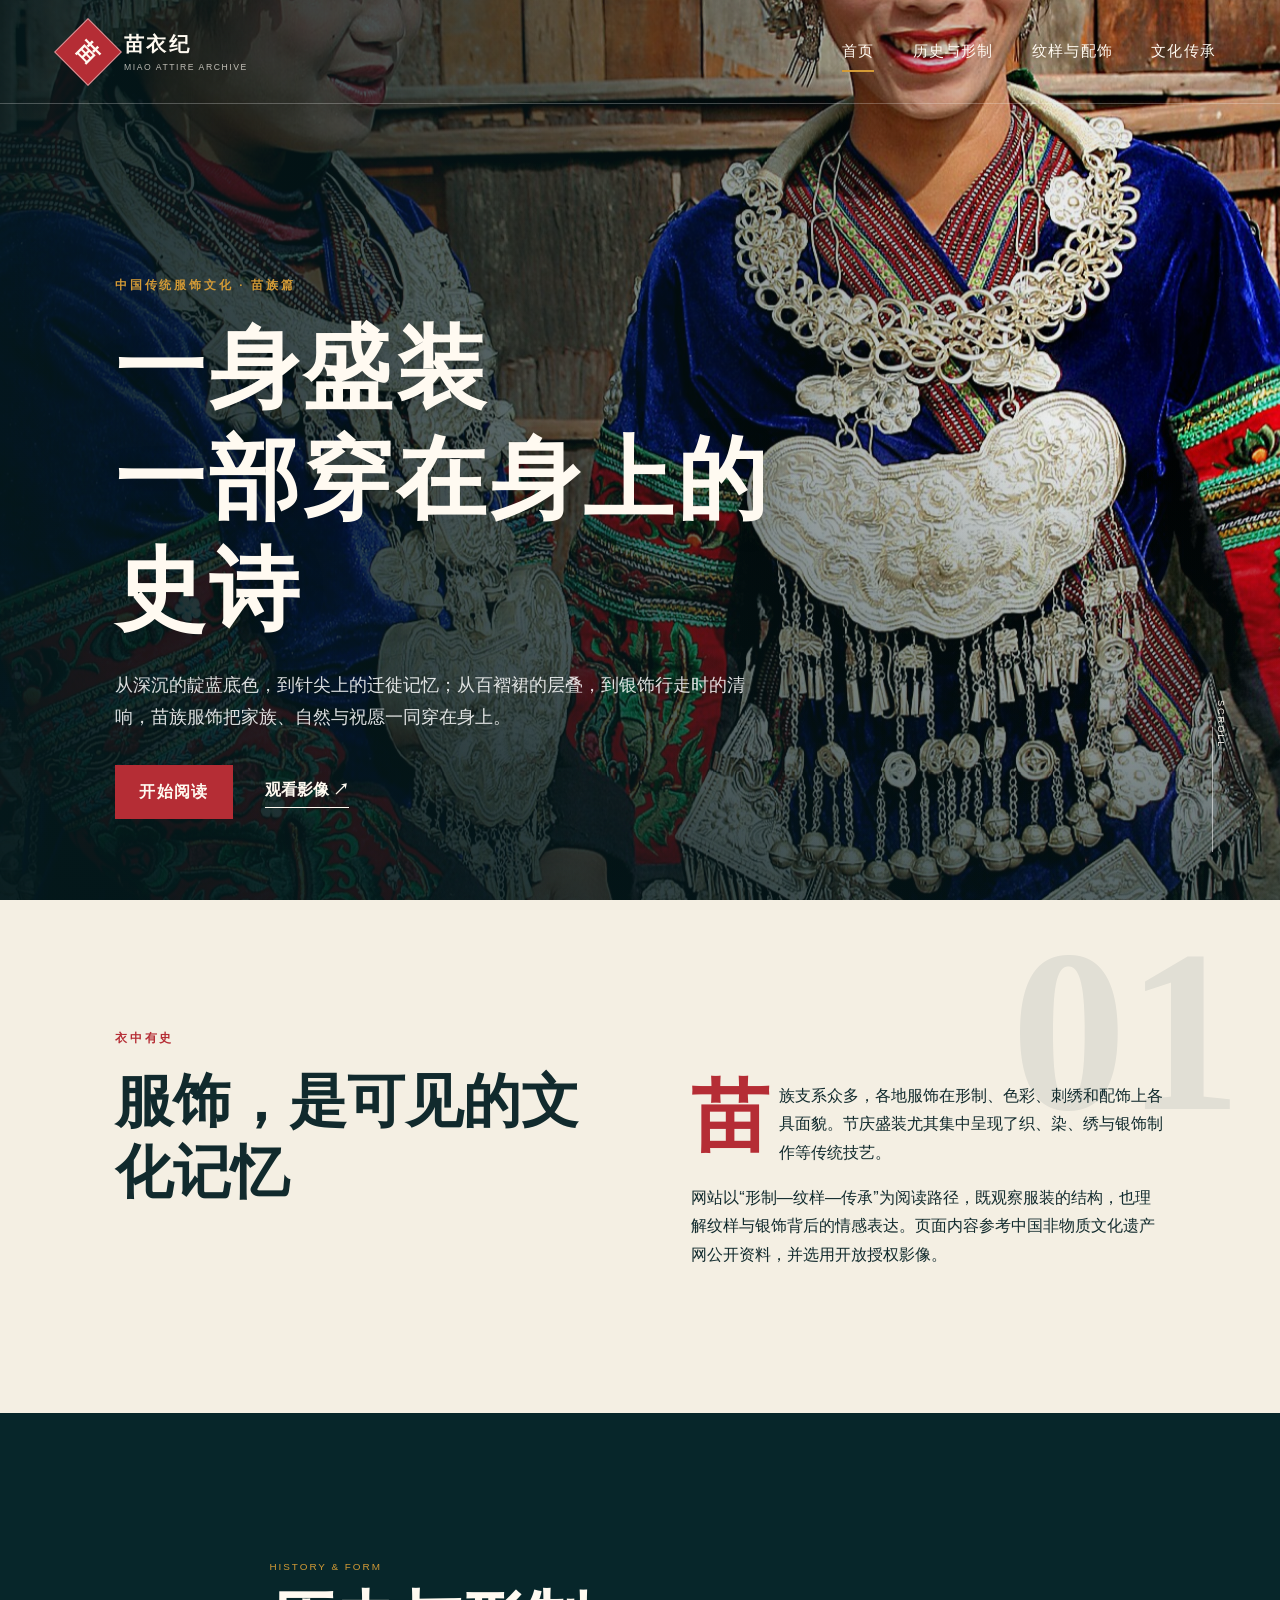
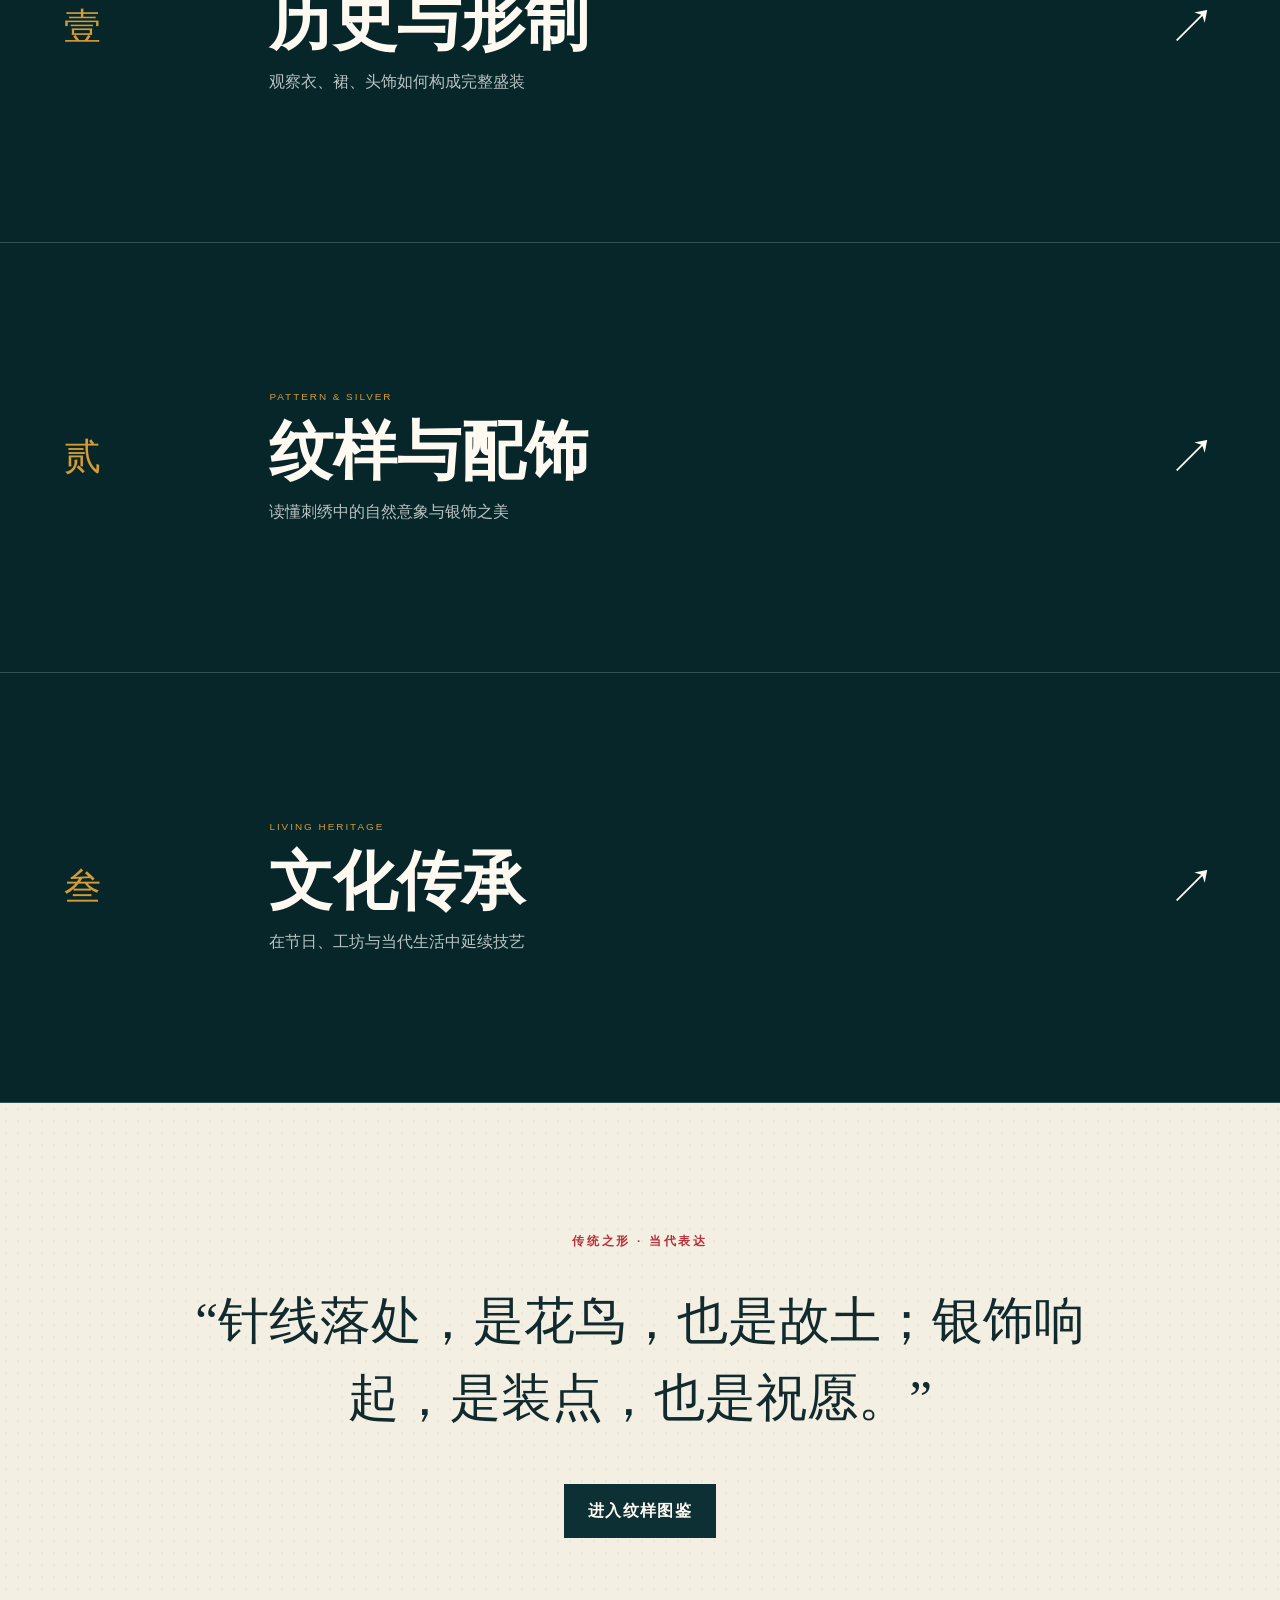
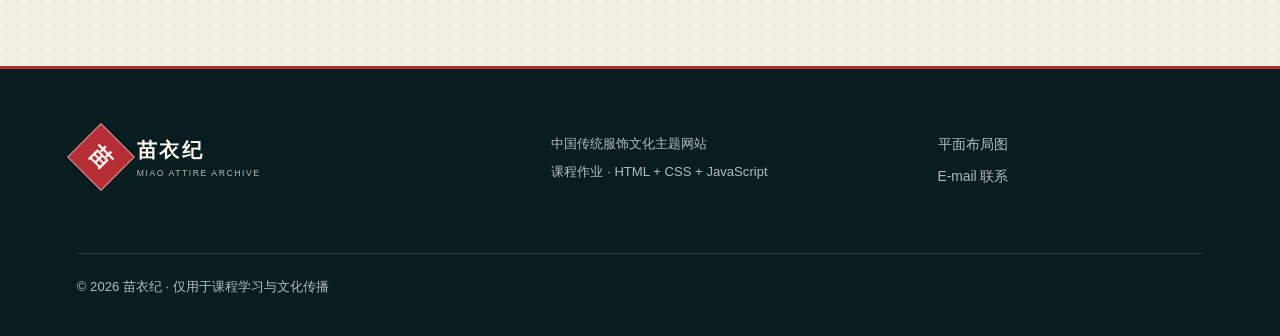
<file: index.html>
<!doctype html>
<html lang="zh-CN">
  <head>
    <meta charset="utf-8" />
    <meta name="viewport" content="width=device-width, initial-scale=1" />
    <meta
      name="description"
      content="苗衣纪：从形制、苗绣与银饰理解苗族传统服饰文化。"
    />
    <title>苗衣纪｜苗族传统服饰文化</title>
    <link rel="icon" href="images/favicon.svg" type="image/svg+xml" />
    <link rel="stylesheet" href="css/index.css" />
    <script src="js/main.js" defer></script>
  </head>
  <body data-page="home">
    <a class="skip-link" href="#main">跳到主要内容</a>
    <header class="site-header">
      <a class="brand" href="index.html" aria-label="苗衣纪首页">
        <span class="brand-mark" aria-hidden="true">苗</span>
        <span><b>苗衣纪</b><small>MIAO ATTIRE ARCHIVE</small></span>
      </a>
      <button
        class="menu-toggle"
        type="button"
        aria-expanded="false"
        aria-controls="site-nav"
      >
        菜单
      </button>
      <nav id="site-nav" class="site-nav" aria-label="主导航">
        <a href="index.html" aria-current="page">首页</a>
        <a href="history.html">历史与形制</a>
        <a href="patterns.html">纹样与配饰</a>
        <a href="heritage.html">文化传承</a>
      </nav>
    </header>

    <main id="main">
      <section class="hero home-hero" aria-labelledby="hero-title">
        <div
          class="hero-image"
          role="img"
          aria-label="身着苗族传统服饰的女性"
        ></div>
        <div class="hero-overlay"></div>
        <div class="hero-content reveal">
          <p class="eyebrow">中国传统服饰文化 · 苗族篇</p>
          <h1 id="hero-title">一身盛装<br />一部穿在身上的史诗</h1>
          <p class="hero-lead">
            从深沉的靛蓝底色，到针尖上的迁徙记忆；从百褶裙的层叠，到银饰行走时的清响，苗族服饰把家族、自然与祝愿一同穿在身上。
          </p>
          <div class="hero-actions">
            <a class="button button-primary" href="#begin">开始阅读</a>
            <a class="text-link light" href="heritage.html#film"
              >观看影像 <span aria-hidden="true">↗</span></a
            >
          </div>
        </div>
        <a class="scroll-cue" href="#begin" aria-label="向下浏览"
          ><span>SCROLL</span></a
        >
      </section>

      <section id="begin" class="section intro-section">
        <div class="section-number" aria-hidden="true">01</div>
        <div class="intro-copy reveal">
          <p class="eyebrow ink">衣中有史</p>
          <h2>服饰，是可见的文化记忆</h2>
        </div>
        <div class="intro-body reveal">
          <p class="dropcap">
            苗族支系众多，各地服饰在形制、色彩、刺绣和配饰上各具面貌。节庆盛装尤其集中呈现了织、染、绣与银饰制作等传统技艺。
          </p>
          <p>
            网站以“形制—纹样—传承”为阅读路径，既观察服装的结构，也理解纹样与银饰背后的情感表达。页面内容参考中国非物质文化遗产网公开资料，并选用开放授权影像。
          </p>
        </div>
      </section>

      <section class="chapter-links" aria-label="专题入口">
        <a class="chapter chapter-history reveal" href="history.html">
          <img
            src="images/langde-village.jpg"
            alt="朗德村身着传统服饰的苗族女性"
            loading="lazy"
          />
          <span class="chapter-index">壹</span>
          <span class="chapter-copy"
            ><small>HISTORY &amp; FORM</small><strong>历史与形制</strong
            ><em>观察衣、裙、头饰如何构成完整盛装</em></span
          >
          <span class="chapter-arrow" aria-hidden="true">↗</span>
        </a>
        <a class="chapter chapter-patterns reveal" href="patterns.html">
          <img
            src="images/huangping-headdress.jpg"
            alt="黄平苗族银质头饰"
            loading="lazy"
          />
          <span class="chapter-index">贰</span>
          <span class="chapter-copy"
            ><small>PATTERN &amp; SILVER</small><strong>纹样与配饰</strong
            ><em>读懂刺绣中的自然意象与银饰之美</em></span
          >
          <span class="chapter-arrow" aria-hidden="true">↗</span>
        </a>
        <a class="chapter chapter-heritage reveal" href="heritage.html">
          <img
            src="images/danjiang-festival.jpg"
            alt="丹江苗寨节庆中的苗族女性"
            loading="lazy"
          />
          <span class="chapter-index">叁</span>
          <span class="chapter-copy"
            ><small>LIVING HERITAGE</small><strong>文化传承</strong
            ><em>在节日、工坊与当代生活中延续技艺</em></span
          >
          <span class="chapter-arrow" aria-hidden="true">↗</span>
        </a>
      </section>

      <section class="section quote-section reveal" aria-label="主题引言">
        <p class="eyebrow ink">传统之形 · 当代表达</p>
        <blockquote>
          “针线落处，是花鸟，也是故土；银饰响起，是装点，也是祝愿。”
        </blockquote>
        <a class="button button-dark" href="patterns.html#motifs"
          >进入纹样图鉴</a
        >
      </section>
    </main>

    <footer class="site-footer">
      <div>
        <a class="brand footer-brand" href="index.html"
          ><span class="brand-mark">苗</span
          ><span><b>苗衣纪</b><small>MIAO ATTIRE ARCHIVE</small></span></a
        >
      </div>
      <div>
        <p>中国传统服饰文化主题网站</p>
        <p>课程作业 · HTML + CSS + JavaScript</p>
      </div>
      <div class="footer-links">
        <a href="docs/layouts.html">平面布局图</a
        ><a href="mailto:student@example.com">E-mail 联系</a>
      </div>
      <p class="copyright">
        © <span data-year></span> 苗衣纪 · 仅用于课程学习与文化传播
      </p>
    </footer>
  </body>
</html>
</file>
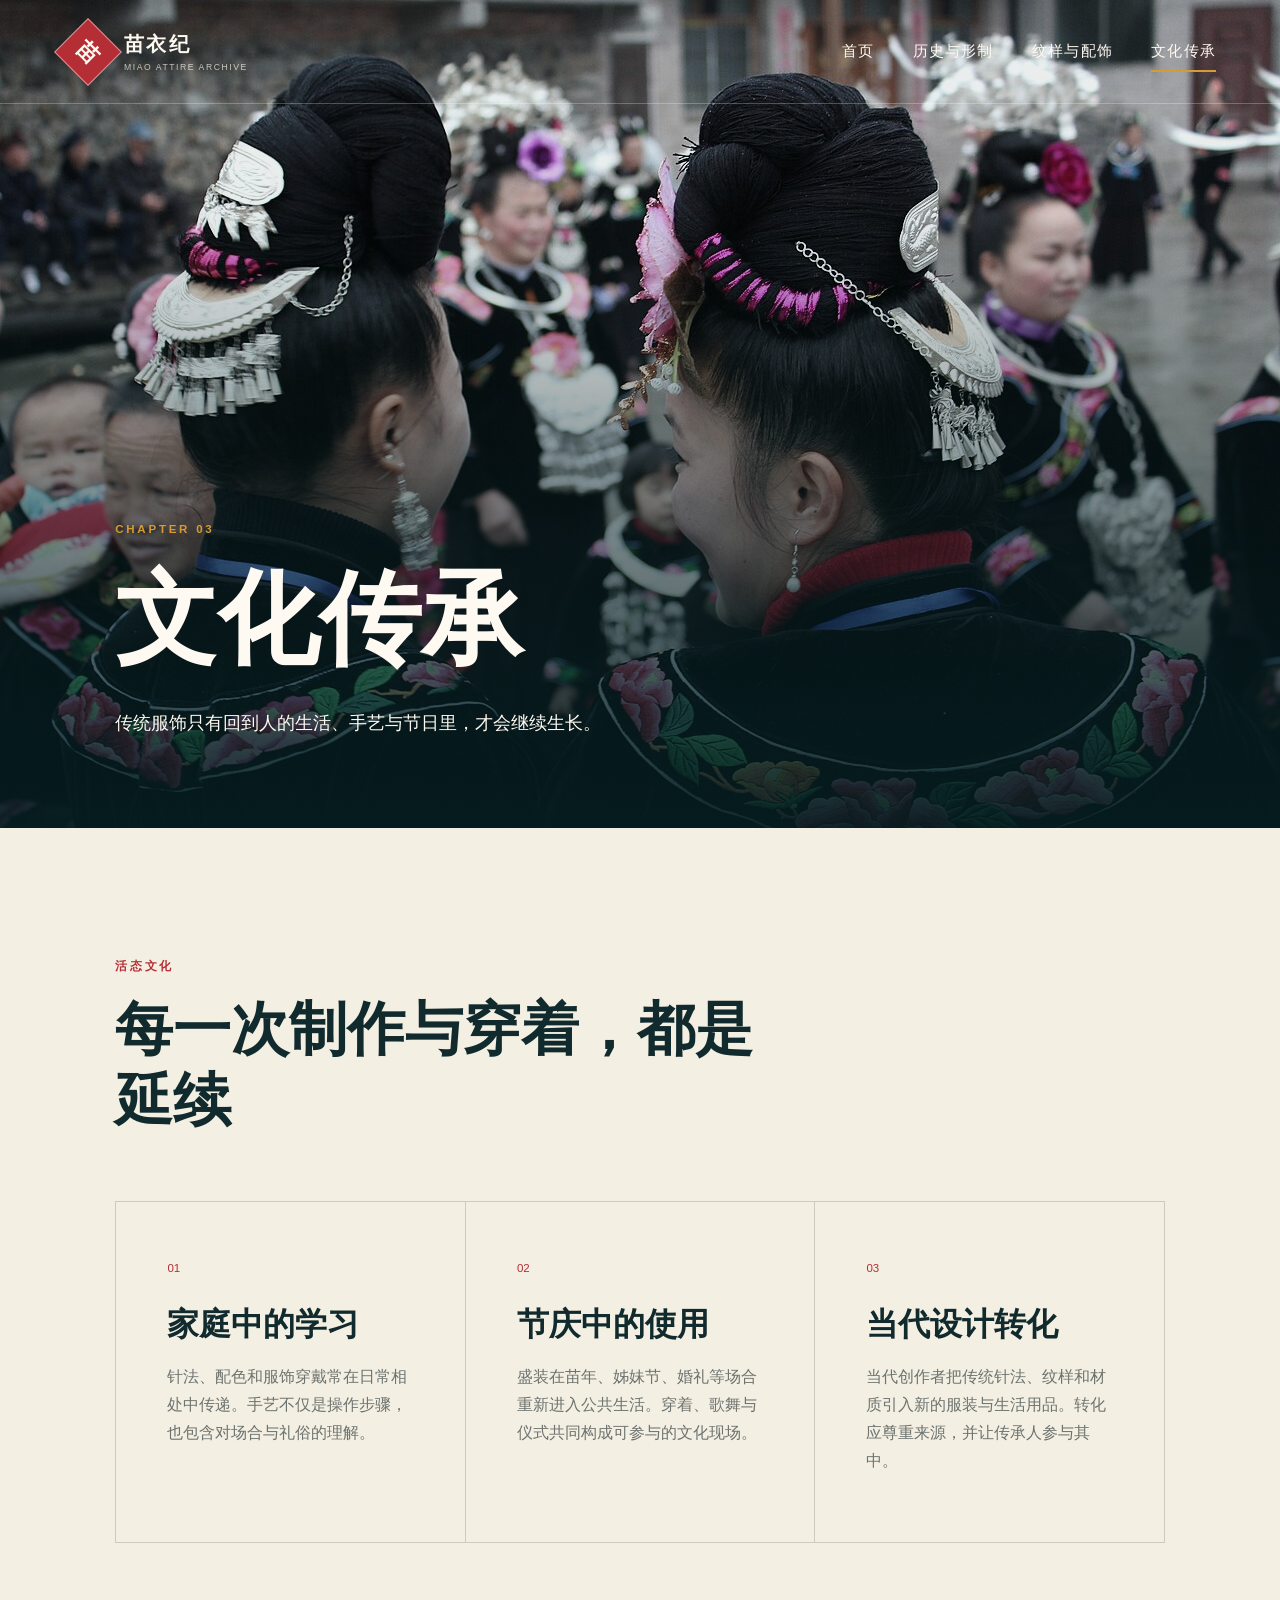
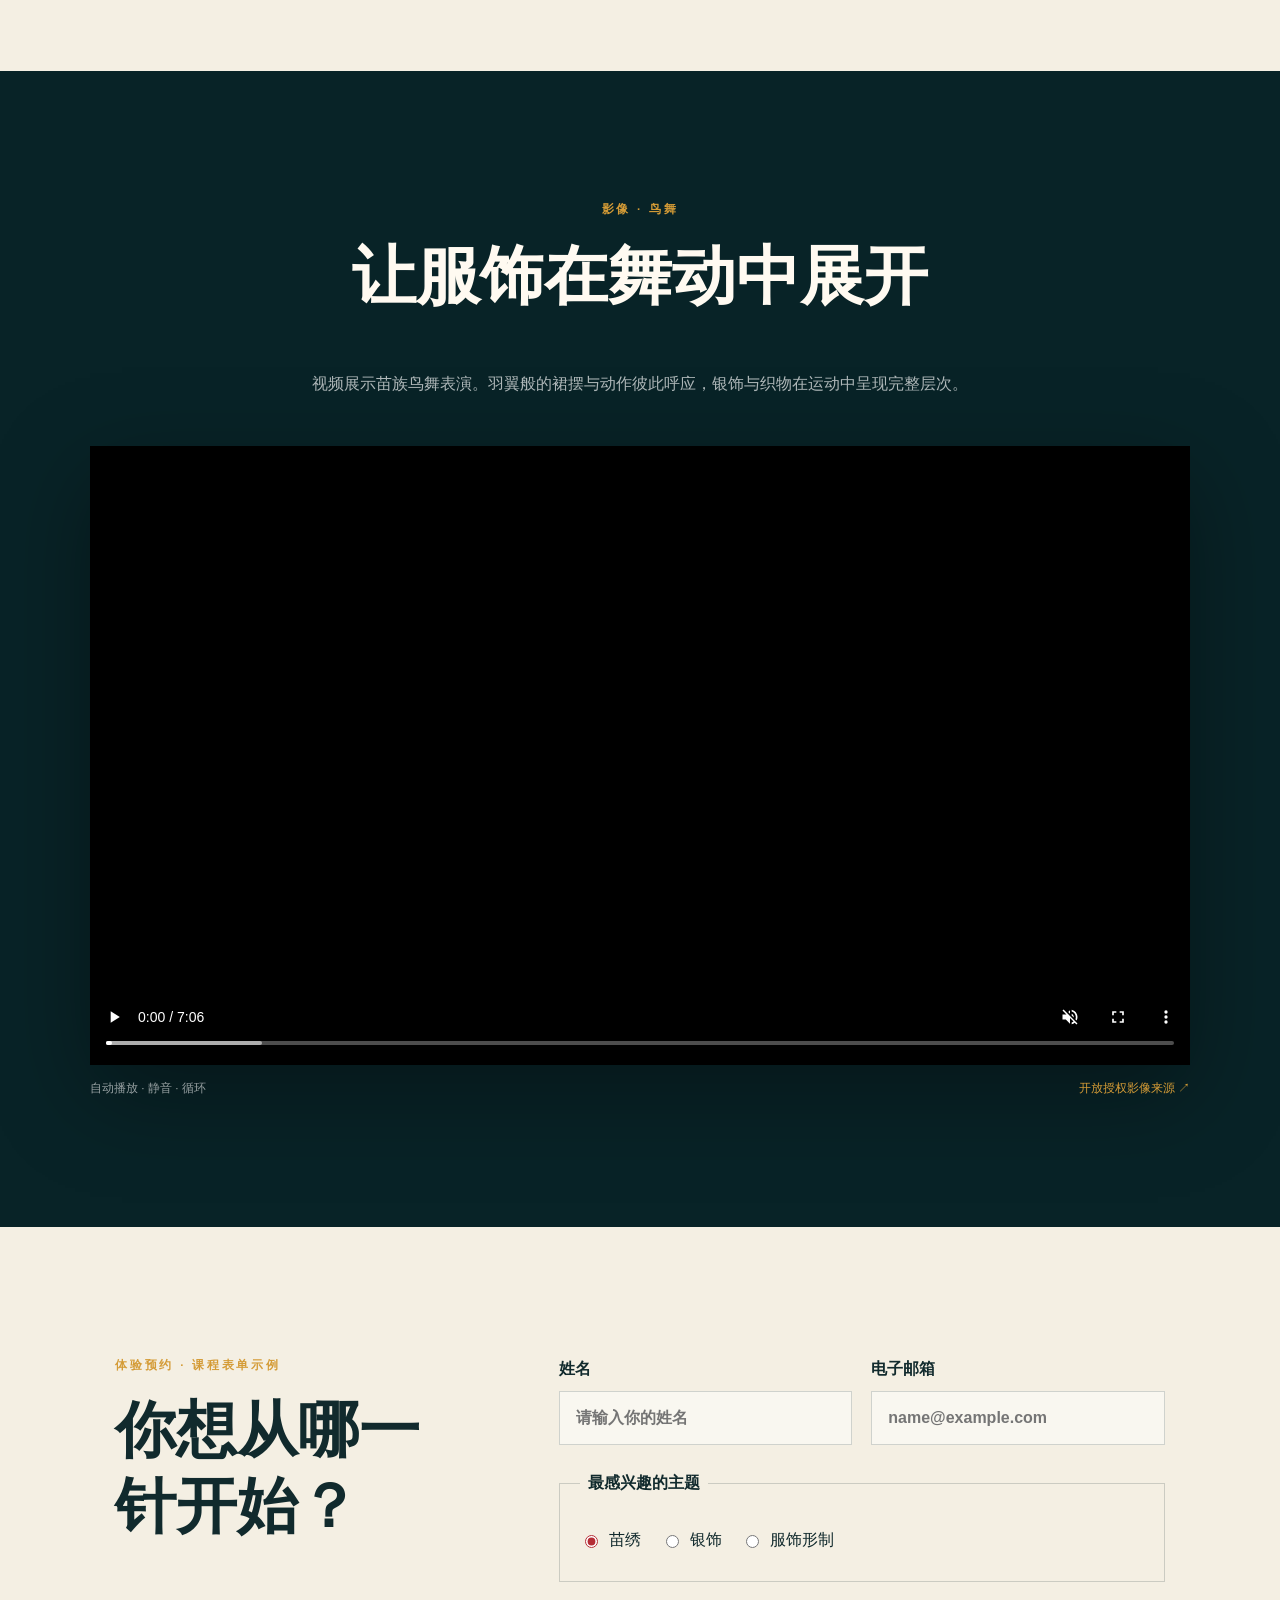
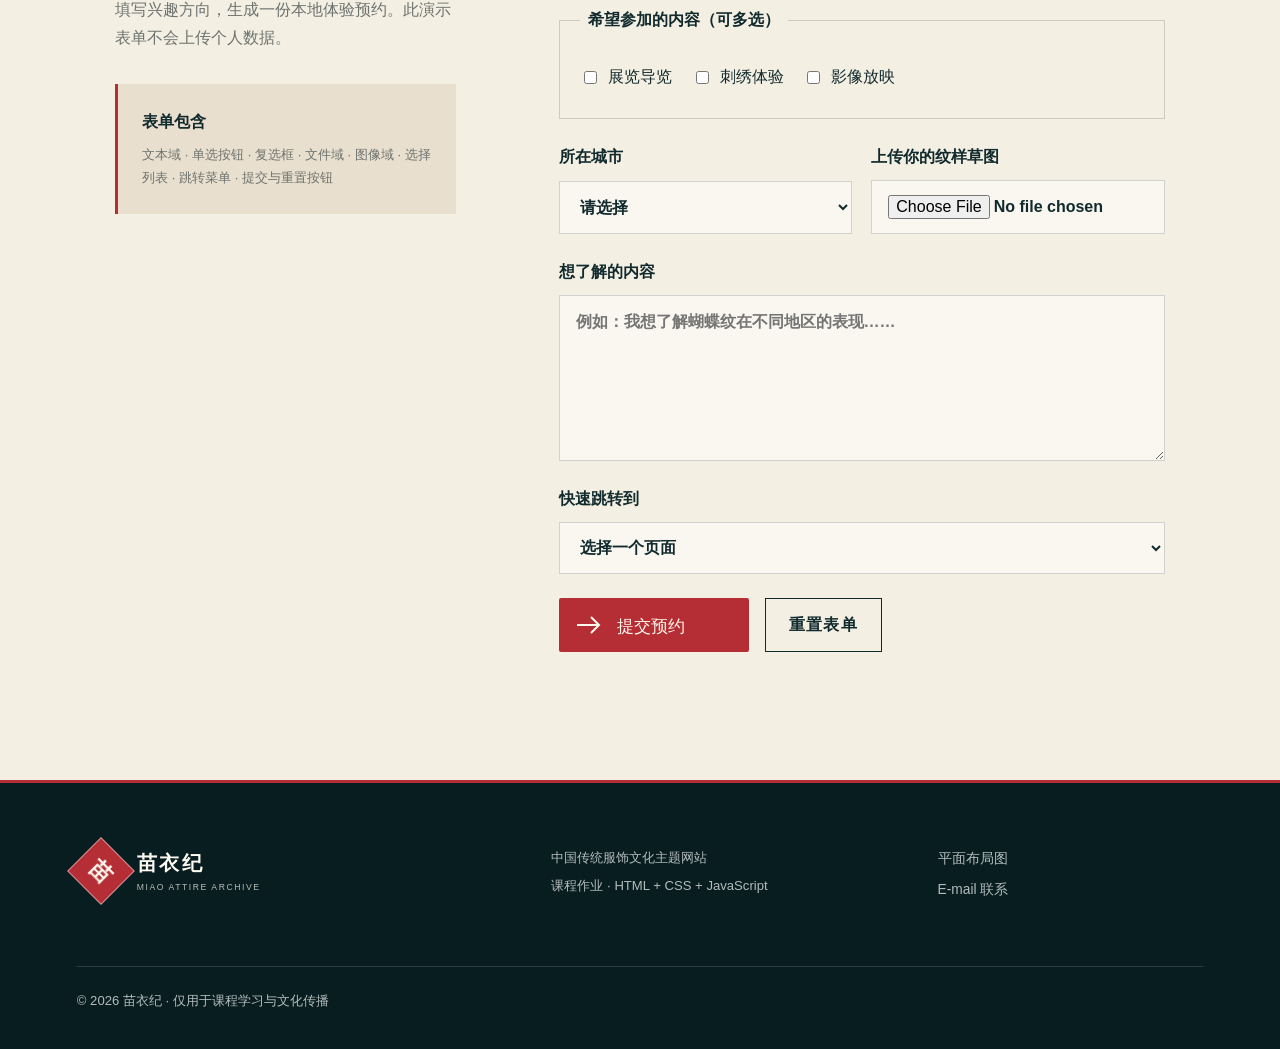
<file: heritage.html>
<!doctype html>
<html lang="zh-CN">
  <head>
    <meta charset="utf-8" />
    <meta name="viewport" content="width=device-width, initial-scale=1" />
    <meta
      name="description"
      content="苗族服饰文化的活态传承、影像与体验预约表单。"
    />
    <title>文化传承｜苗衣纪</title>
    <link rel="icon" href="images/favicon.svg" type="image/svg+xml" />
    <link rel="stylesheet" href="css/heritage.css" />
    <script src="js/main.js" defer></script>
  </head>
  <body data-page="heritage">
    <a class="skip-link" href="#main">跳到主要内容</a>
    <header class="site-header dark-header">
      <a class="brand" href="index.html"
        ><span class="brand-mark">苗</span
        ><span><b>苗衣纪</b><small>MIAO ATTIRE ARCHIVE</small></span></a
      >
      <button
        class="menu-toggle"
        type="button"
        aria-expanded="false"
        aria-controls="site-nav"
      >
        菜单
      </button>
      <nav id="site-nav" class="site-nav" aria-label="主导航">
        <a href="index.html">首页</a><a href="history.html">历史与形制</a
        ><a href="patterns.html">纹样与配饰</a
        ><a href="heritage.html" aria-current="page">文化传承</a>
      </nav>
    </header>

    <main id="main">
      <section class="heritage-hero">
        <img
          src="images/danjiang-festival.jpg"
          alt="节庆中佩戴银饰的苗族女性"
        />
        <div class="heritage-hero-copy reveal">
          <p class="eyebrow">CHAPTER 03</p>
          <h1>文化传承</h1>
          <p>传统服饰只有回到人的生活、手艺与节日里，才会继续生长。</p>
        </div>
      </section>

      <section class="section living-section">
        <div class="section-heading reveal">
          <p class="eyebrow ink">活态文化</p>
          <h2>每一次制作与穿着，都是延续</h2>
        </div>
        <div class="living-grid">
          <article class="reveal">
            <span>01</span>
            <h3>家庭中的学习</h3>
            <p>
              针法、配色和服饰穿戴常在日常相处中传递。手艺不仅是操作步骤，也包含对场合与礼俗的理解。
            </p>
          </article>
          <article class="reveal">
            <span>02</span>
            <h3>节庆中的使用</h3>
            <p>
              盛装在苗年、姊妹节、婚礼等场合重新进入公共生活。穿着、歌舞与仪式共同构成可参与的文化现场。
            </p>
          </article>
          <article class="reveal">
            <span>03</span>
            <h3>当代设计转化</h3>
            <p>
              当代创作者把传统针法、纹样和材质引入新的服装与生活用品。转化应尊重来源，并让传承人参与其中。
            </p>
          </article>
        </div>
      </section>

      <section id="film" class="film-section">
        <div class="film-heading reveal">
          <p class="eyebrow">影像 · 鸟舞</p>
          <h2>让服饰在舞动中展开</h2>
          <p>
            视频展示苗族鸟舞表演。羽翼般的裙摆与动作彼此呼应，银饰与织物在运动中呈现完整层次。
          </p>
        </div>
        <div class="film-frame reveal">
          <video
            autoplay
            loop
            muted
            playsinline
            controls
            poster="images/hero-festival.jpg"
            aria-label="苗族鸟舞表演视频"
          >
            <source src="video/miao-bird-dance-240p.webm" type="video/webm" />
            你的浏览器暂不支持视频播放，可直接<a
              href="video/miao-bird-dance-240p.webm"
              download
              >下载视频</a
            >。
          </video>
          <p>
            <span>自动播放 · 静音 · 循环</span
            ><a
              href="https://commons.wikimedia.org/wiki/File:KUVPAUB-_BIRD_STYLE_DANCING_by_Miao-Hmong_Guizhou,_China_performed_at_Smithsonian_Fest._in_DC.webm"
              target="_blank"
              rel="noopener"
              >开放授权影像来源 ↗</a
            >
          </p>
        </div>
      </section>

      <section class="form-section" id="contact">
        <div class="form-intro reveal">
          <p class="eyebrow">体验预约 · 课程表单示例</p>
          <h2>你想从哪一针开始？</h2>
          <p>
            填写兴趣方向，生成一份本地体验预约。此演示表单不会上传个人数据。
          </p>
          <div class="form-note">
            <b>表单包含</b
            ><span
              >文本域 · 单选按钮 · 复选框 · 文件域 · 图像域 · 选择列表 ·
              跳转菜单 · 提交与重置按钮</span
            >
          </div>
        </div>
        <form
          id="interest-form"
          class="interest-form"
          action="#form-result"
          method="get"
        >
          <div class="form-row">
            <label
              >姓名<input
                type="text"
                name="name"
                placeholder="请输入你的姓名"
                required /></label
            ><label
              >电子邮箱<input
                type="email"
                name="email"
                placeholder="name@example.com"
                required
            /></label>
          </div>
          <fieldset>
            <legend>最感兴趣的主题</legend>
            <label class="choice"
              ><input type="radio" name="topic" value="苗绣" checked /><span
                >苗绣</span
              ></label
            ><label class="choice"
              ><input type="radio" name="topic" value="银饰" /><span
                >银饰</span
              ></label
            ><label class="choice"
              ><input type="radio" name="topic" value="服饰形制" /><span
                >服饰形制</span
              ></label
            >
          </fieldset>
          <fieldset>
            <legend>希望参加的内容（可多选）</legend>
            <label class="choice"
              ><input type="checkbox" name="activity" value="展览导览" /><span
                >展览导览</span
              ></label
            ><label class="choice"
              ><input type="checkbox" name="activity" value="刺绣体验" /><span
                >刺绣体验</span
              ></label
            ><label class="choice"
              ><input type="checkbox" name="activity" value="影像放映" /><span
                >影像放映</span
              ></label
            >
          </fieldset>
          <div class="form-row">
            <label
              >所在城市<select name="city">
                <option value="">请选择</option>
                <option>贵阳</option>
                <option>凯里</option>
                <option>长沙</option>
                <option>其他城市</option>
              </select></label
            ><label
              >上传你的纹样草图<input
                type="file"
                name="sketch"
                accept="image/*"
            /></label>
          </div>
          <label
            >想了解的内容<textarea
              name="message"
              rows="5"
              placeholder="例如：我想了解蝴蝶纹在不同地区的表现……"
            ></textarea>
          </label>
          <label
            >快速跳转到<select id="jump-menu" name="jump">
              <option value="">选择一个页面</option>
              <option value="index.html">网站首页</option>
              <option value="history.html">历史与形制</option>
              <option value="patterns.html">纹样与配饰</option>
            </select></label
          >
          <div class="form-actions">
            <input
              class="image-submit"
              type="image"
              src="images/send-button.svg"
              alt="提交预约"
            /><button class="button button-outline" type="reset">
              重置表单
            </button>
          </div>
          <p
            id="form-result"
            class="form-result"
            role="status"
            aria-live="polite"
          ></p>
        </form>
      </section>
    </main>

    <footer class="site-footer">
      <div>
        <a class="brand footer-brand" href="index.html"
          ><span class="brand-mark">苗</span
          ><span><b>苗衣纪</b><small>MIAO ATTIRE ARCHIVE</small></span></a
        >
      </div>
      <div>
        <p>中国传统服饰文化主题网站</p>
        <p>课程作业 · HTML + CSS + JavaScript</p>
      </div>
      <div class="footer-links">
        <a href="docs/layouts.html">平面布局图</a
        ><a href="mailto:student@example.com">E-mail 联系</a>
      </div>
      <p class="copyright">
        © <span data-year></span> 苗衣纪 · 仅用于课程学习与文化传播
      </p>
    </footer>
  </body>
</html>
</file>
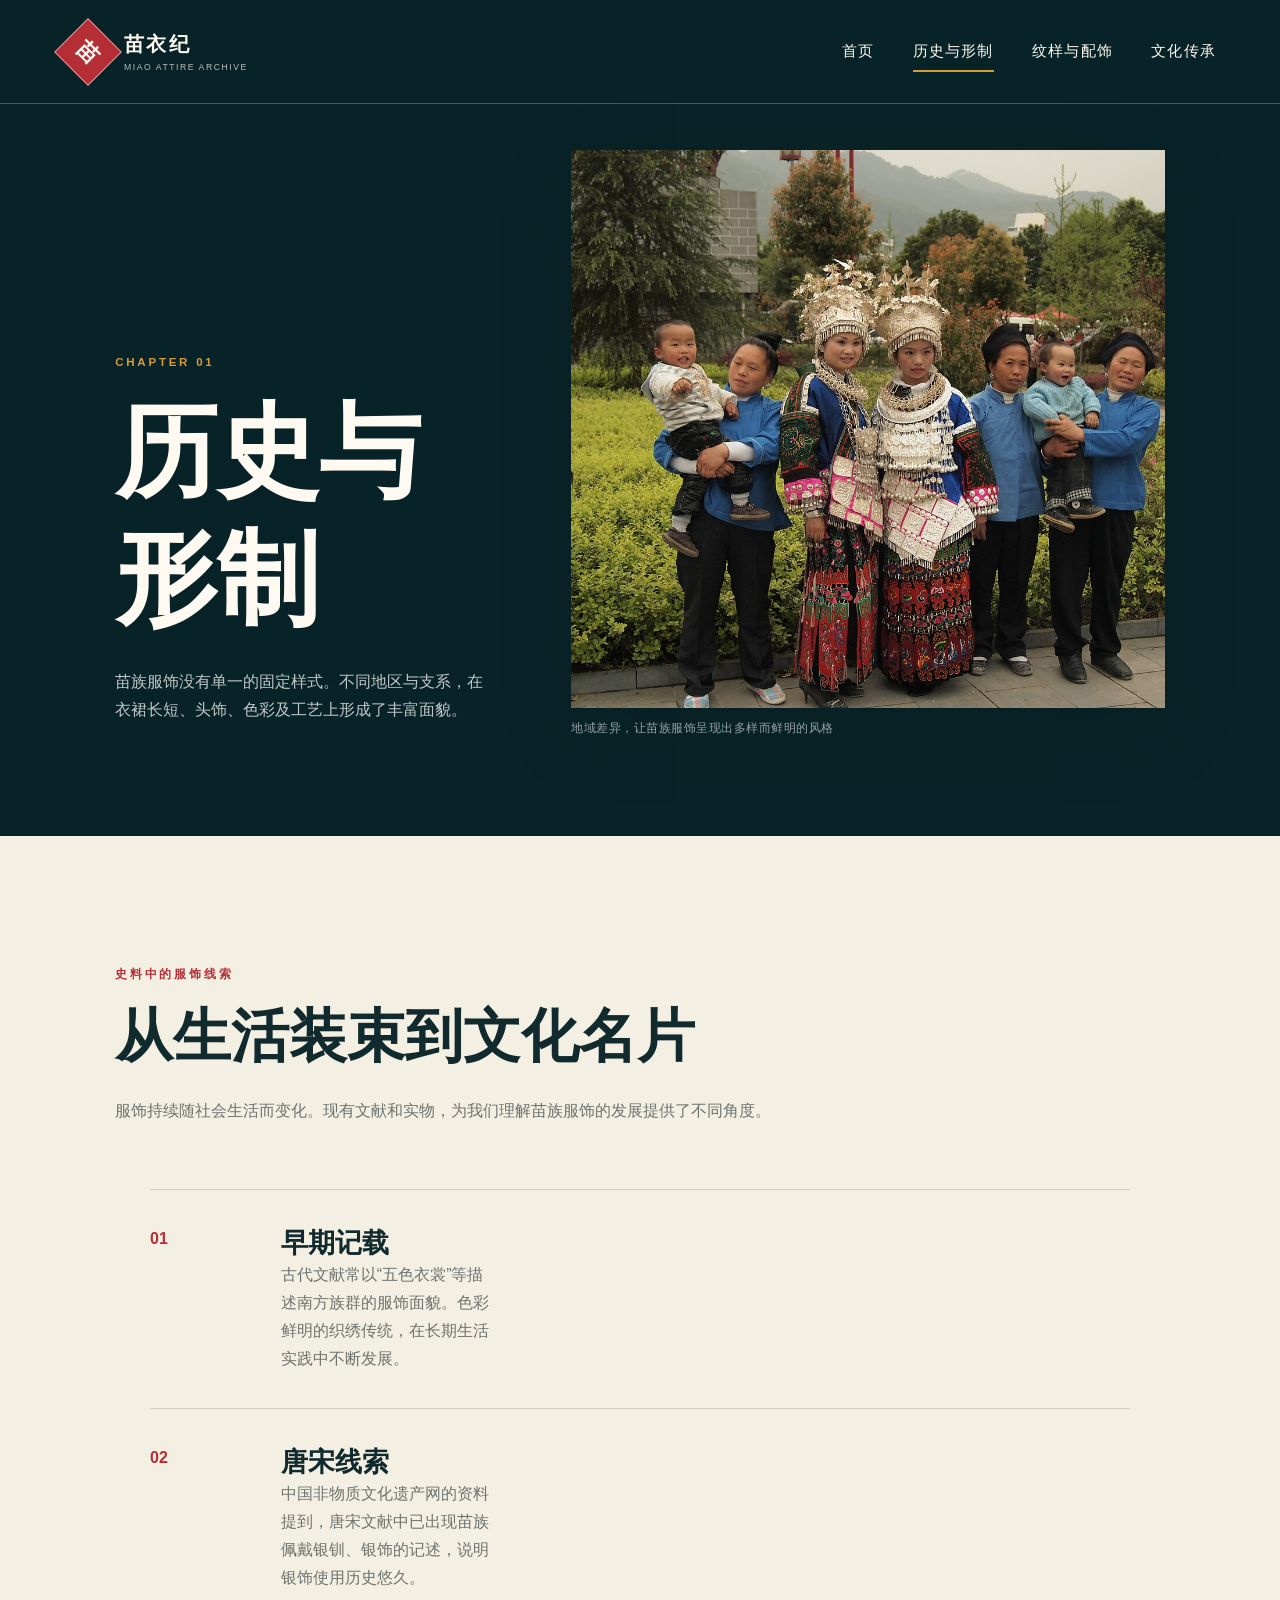
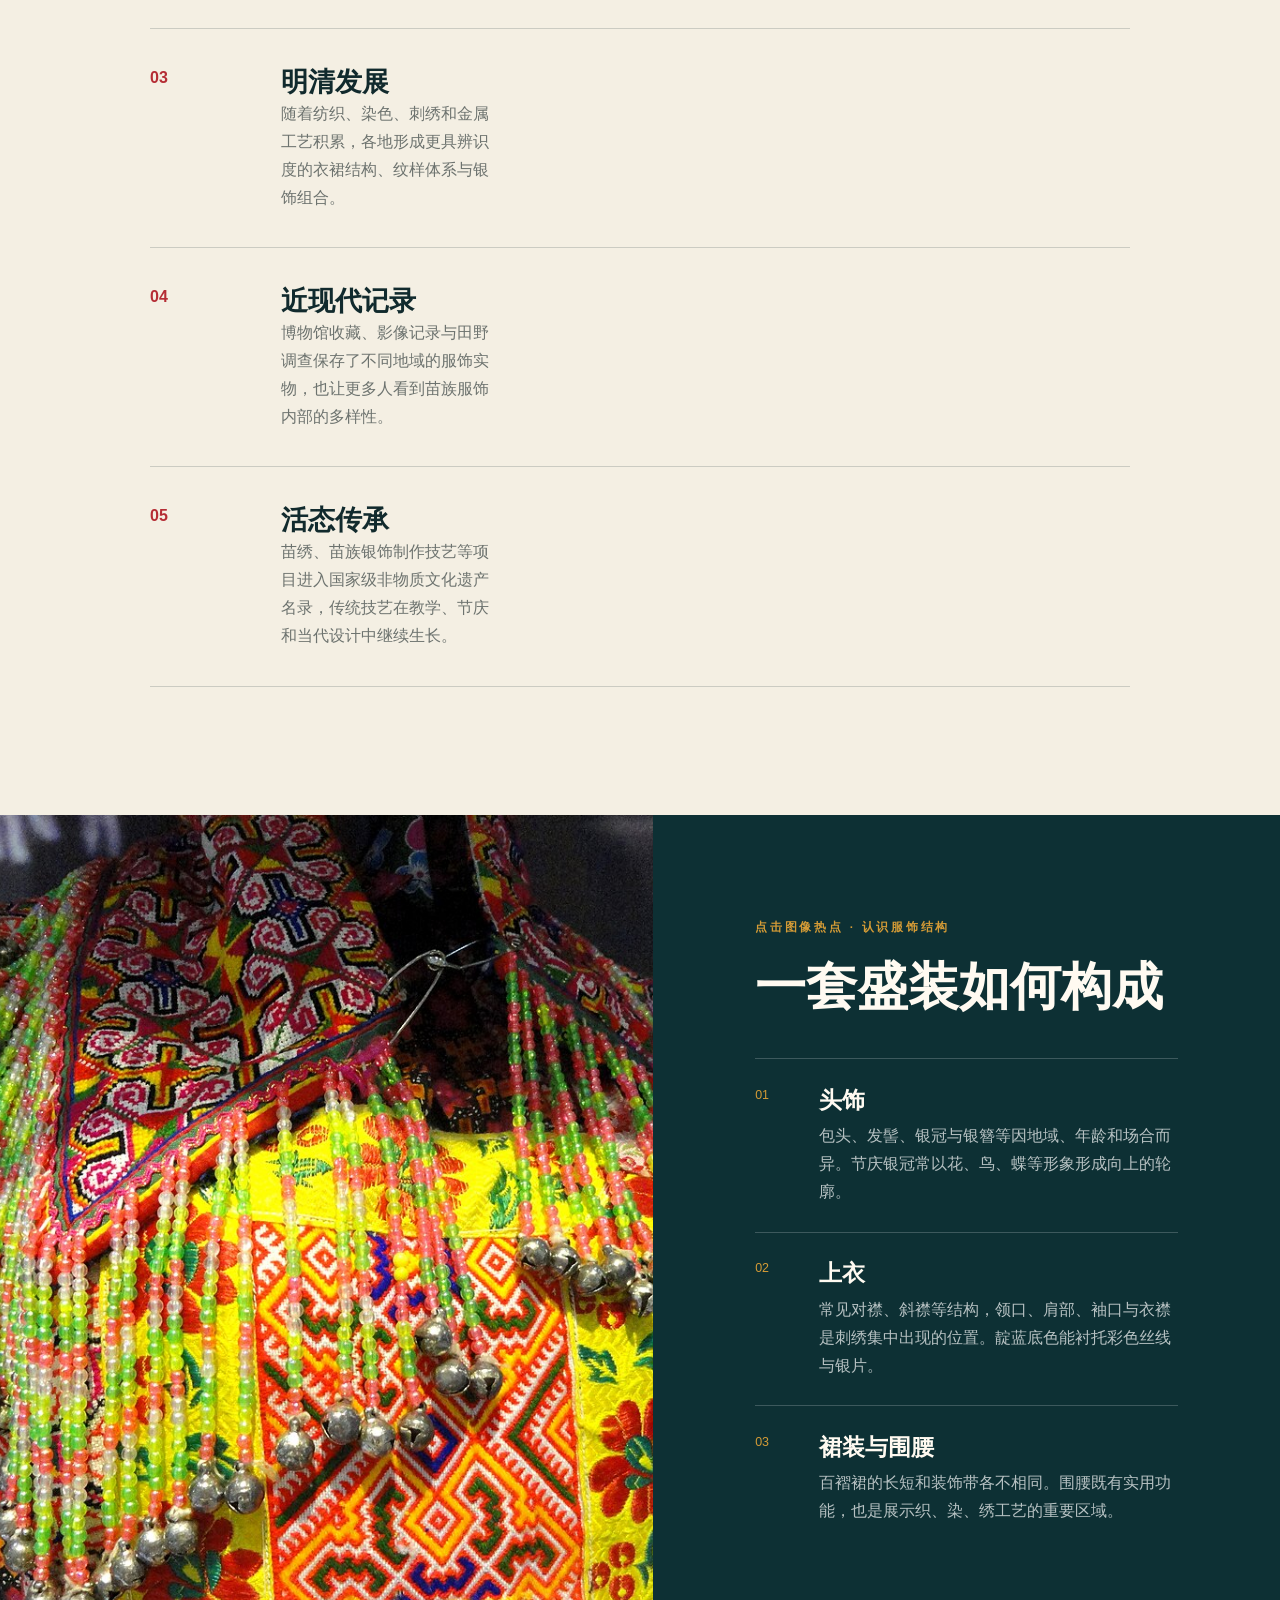
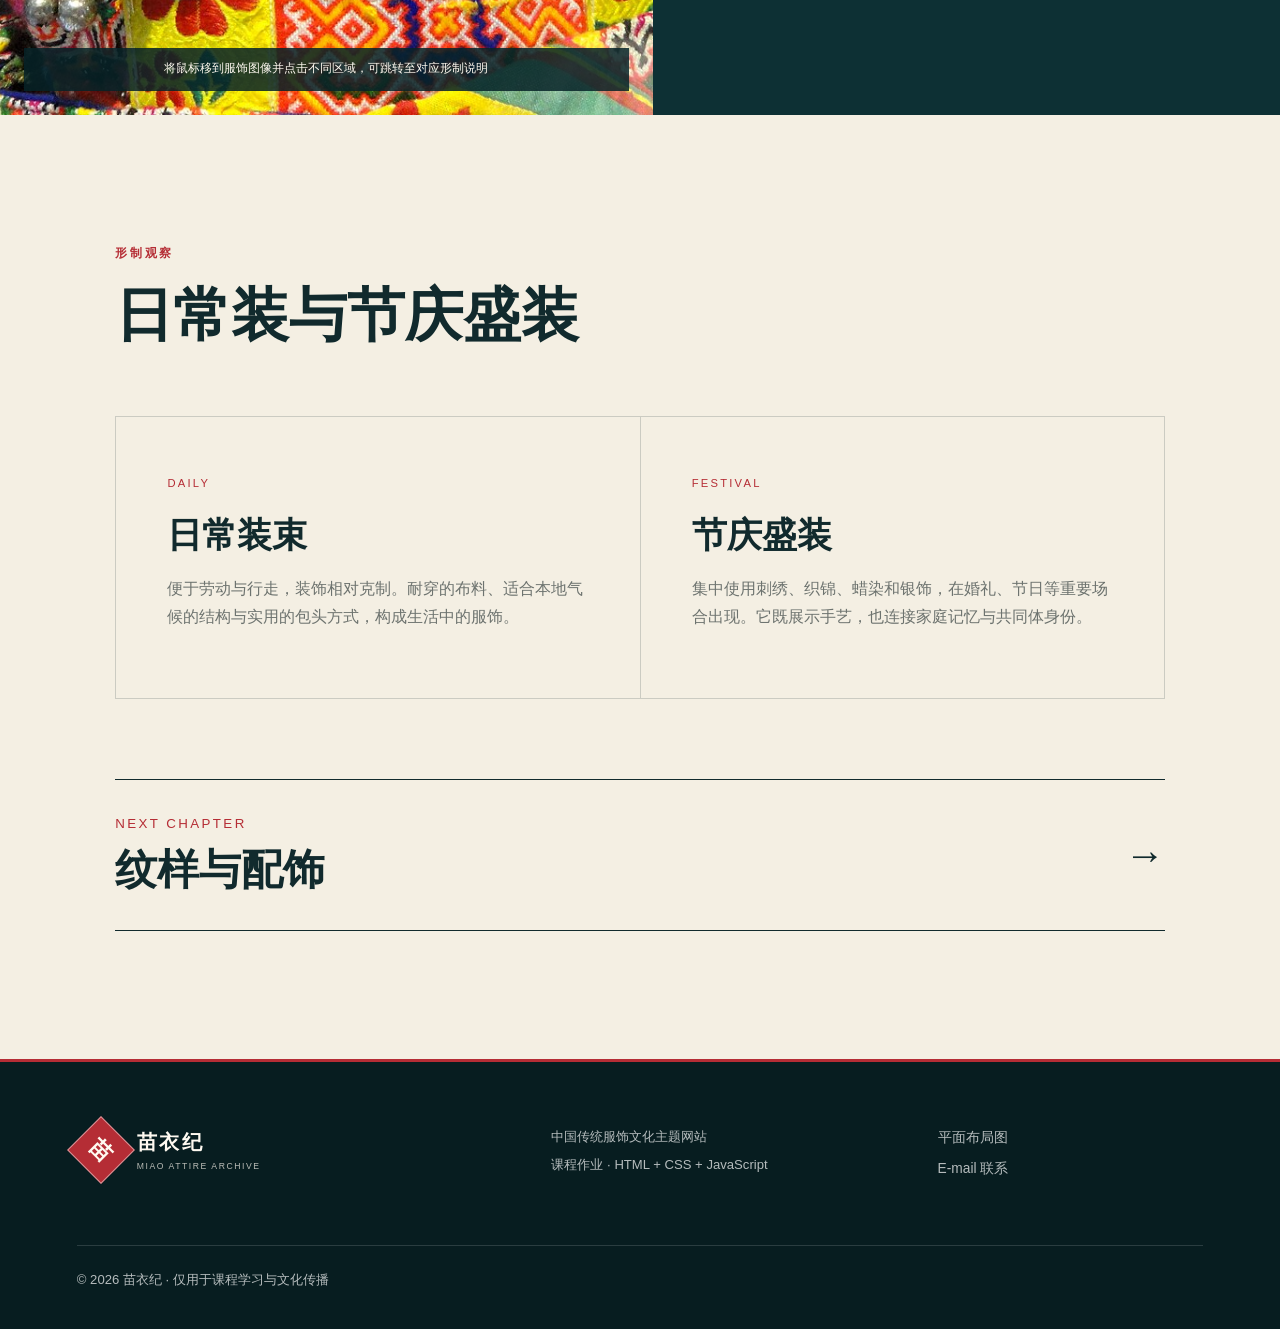
<file: history.html>
<!doctype html>
<html lang="zh-CN">
  <head>
    <meta charset="utf-8" />
    <meta name="viewport" content="width=device-width, initial-scale=1" />
    <meta
      name="description"
      content="苗族传统服饰的历史线索、基本形制与地域差异。"
    />
    <title>历史与形制｜苗衣纪</title>
    <link rel="icon" href="images/favicon.svg" type="image/svg+xml" />
    <link rel="stylesheet" href="css/history.css" />
    <script src="js/main.js" defer></script>
  </head>
  <body data-page="history">
    <a class="skip-link" href="#main">跳到主要内容</a>
    <header class="site-header dark-header">
      <a class="brand" href="index.html"
        ><span class="brand-mark">苗</span
        ><span><b>苗衣纪</b><small>MIAO ATTIRE ARCHIVE</small></span></a
      >
      <button
        class="menu-toggle"
        type="button"
        aria-expanded="false"
        aria-controls="site-nav"
      >
        菜单
      </button>
      <nav id="site-nav" class="site-nav" aria-label="主导航">
        <a href="index.html">首页</a
        ><a href="history.html" aria-current="page">历史与形制</a
        ><a href="patterns.html">纹样与配饰</a
        ><a href="heritage.html">文化传承</a>
      </nav>
    </header>

    <main id="main">
      <section class="page-hero history-hero">
        <div class="page-hero-copy reveal">
          <p class="eyebrow">CHAPTER 01</p>
          <h1>历史与形制</h1>
          <p>
            苗族服饰没有单一的固定样式。不同地区与支系，在衣裙长短、头饰、色彩及工艺上形成了丰富面貌。
          </p>
        </div>
        <figure class="page-hero-figure">
          <img src="images/miao-women.jpg" alt="三位身着传统服饰的苗族女性" />
          <figcaption>地域差异，让苗族服饰呈现出多样而鲜明的风格</figcaption>
        </figure>
      </section>

      <section class="section timeline-section" id="timeline">
        <div class="section-heading reveal">
          <p class="eyebrow ink">史料中的服饰线索</p>
          <h2>从生活装束到文化名片</h2>
          <p>
            服饰持续随社会生活而变化。现有文献和实物，为我们理解苗族服饰的发展提供了不同角度。
          </p>
        </div>
        <ol class="timeline">
          <li class="reveal">
            <span class="timeline-mark">01</span>
            <div>
              <h3>早期记载</h3>
              <p>
                古代文献常以“五色衣裳”等描述南方族群的服饰面貌。色彩鲜明的织绣传统，在长期生活实践中不断发展。
              </p>
            </div>
          </li>
          <li class="reveal">
            <span class="timeline-mark">02</span>
            <div>
              <h3>唐宋线索</h3>
              <p>
                中国非物质文化遗产网的资料提到，唐宋文献中已出现苗族佩戴银钏、银饰的记述，说明银饰使用历史悠久。
              </p>
            </div>
          </li>
          <li class="reveal">
            <span class="timeline-mark">03</span>
            <div>
              <h3>明清发展</h3>
              <p>
                随着纺织、染色、刺绣和金属工艺积累，各地形成更具辨识度的衣裙结构、纹样体系与银饰组合。
              </p>
            </div>
          </li>
          <li class="reveal">
            <span class="timeline-mark">04</span>
            <div>
              <h3>近现代记录</h3>
              <p>
                博物馆收藏、影像记录与田野调查保存了不同地域的服饰实物，也让更多人看到苗族服饰内部的多样性。
              </p>
            </div>
          </li>
          <li class="reveal">
            <span class="timeline-mark">05</span>
            <div>
              <h3>活态传承</h3>
              <p>
                苗绣、苗族银饰制作技艺等项目进入国家级非物质文化遗产名录，传统技艺在教学、节庆和当代设计中继续生长。
              </p>
            </div>
          </li>
        </ol>
      </section>

      <section class="garment-section" id="form">
        <div class="garment-visual reveal">
          <img
            src="images/museum-costume.jpg"
            usemap="#garment-map"
            alt="云南省博物馆收藏的苗族女性服装"
          />
          <map name="garment-map">
            <area
              shape="rect"
              coords="390,40,900,310"
              data-coords="390,40,900,310"
              href="#headwear"
              alt="查看头饰说明"
              title="头饰"
            />
            <area
              shape="rect"
              coords="300,260,990,690"
              data-coords="300,260,990,690"
              href="#upper"
              alt="查看上衣说明"
              title="上衣"
            />
            <area
              shape="rect"
              coords="240,650,1040,960"
              data-coords="240,650,1040,960"
              href="#skirt"
              alt="查看百褶裙说明"
              title="裙装"
            />
          </map>
          <p class="image-map-tip">
            将鼠标移到服饰图像并点击不同区域，可跳转至对应形制说明
          </p>
        </div>
        <div class="garment-copy">
          <p class="eyebrow">点击图像热点 · 认识服饰结构</p>
          <h2>一套盛装如何构成</h2>
          <article id="headwear" class="garment-part reveal">
            <span>01</span>
            <div>
              <h3>头饰</h3>
              <p>
                包头、发髻、银冠与银簪等因地域、年龄和场合而异。节庆银冠常以花、鸟、蝶等形象形成向上的轮廓。
              </p>
            </div>
          </article>
          <article id="upper" class="garment-part reveal">
            <span>02</span>
            <div>
              <h3>上衣</h3>
              <p>
                常见对襟、斜襟等结构，领口、肩部、袖口与衣襟是刺绣集中出现的位置。靛蓝底色能衬托彩色丝线与银片。
              </p>
            </div>
          </article>
          <article id="skirt" class="garment-part reveal">
            <span>03</span>
            <div>
              <h3>裙装与围腰</h3>
              <p>
                百褶裙的长短和装饰带各不相同。围腰既有实用功能，也是展示织、染、绣工艺的重要区域。
              </p>
            </div>
          </article>
        </div>
      </section>

      <section class="section compare-section">
        <div class="section-heading reveal">
          <p class="eyebrow ink">形制观察</p>
          <h2>日常装与节庆盛装</h2>
        </div>
        <div class="compare-grid">
          <article class="reveal">
            <span>DAILY</span>
            <h3>日常装束</h3>
            <p>
              便于劳动与行走，装饰相对克制。耐穿的布料、适合本地气候的结构与实用的包头方式，构成生活中的服饰。
            </p>
          </article>
          <article class="reveal">
            <span>FESTIVAL</span>
            <h3>节庆盛装</h3>
            <p>
              集中使用刺绣、织锦、蜡染和银饰，在婚礼、节日等重要场合出现。它既展示手艺，也连接家庭记忆与共同体身份。
            </p>
          </article>
        </div>
        <a class="next-chapter" href="patterns.html"
          ><small>NEXT CHAPTER</small><strong>纹样与配饰</strong
          ><span aria-hidden="true">→</span></a
        >
      </section>
    </main>

    <footer class="site-footer">
      <div>
        <a class="brand footer-brand" href="index.html"
          ><span class="brand-mark">苗</span
          ><span><b>苗衣纪</b><small>MIAO ATTIRE ARCHIVE</small></span></a
        >
      </div>
      <div>
        <p>中国传统服饰文化主题网站</p>
        <p>课程作业 · HTML + CSS + JavaScript</p>
      </div>
      <div class="footer-links">
        <a href="docs/layouts.html">平面布局图</a
        ><a href="mailto:student@example.com">E-mail 联系</a>
      </div>
      <p class="copyright">
        © <span data-year></span> 苗衣纪 · 仅用于课程学习与文化传播
      </p>
    </footer>
  </body>
</html>
</file>
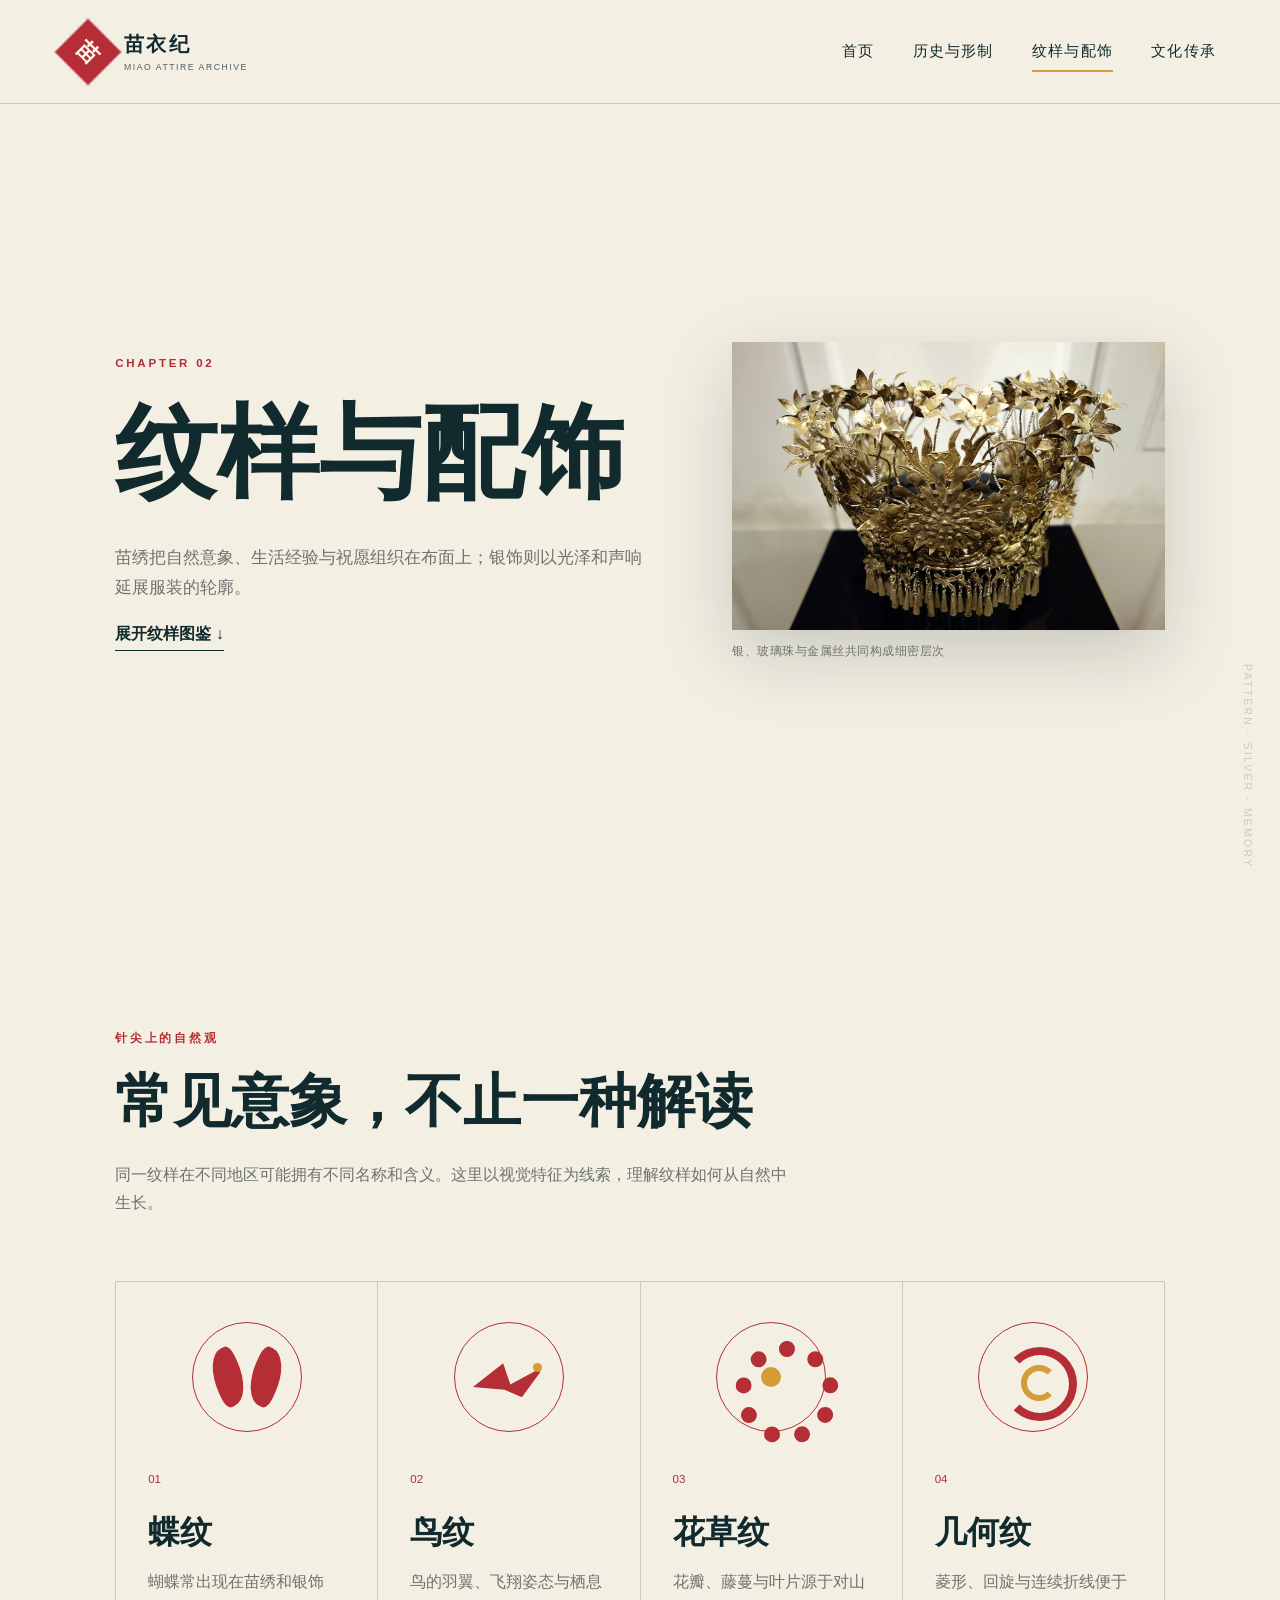
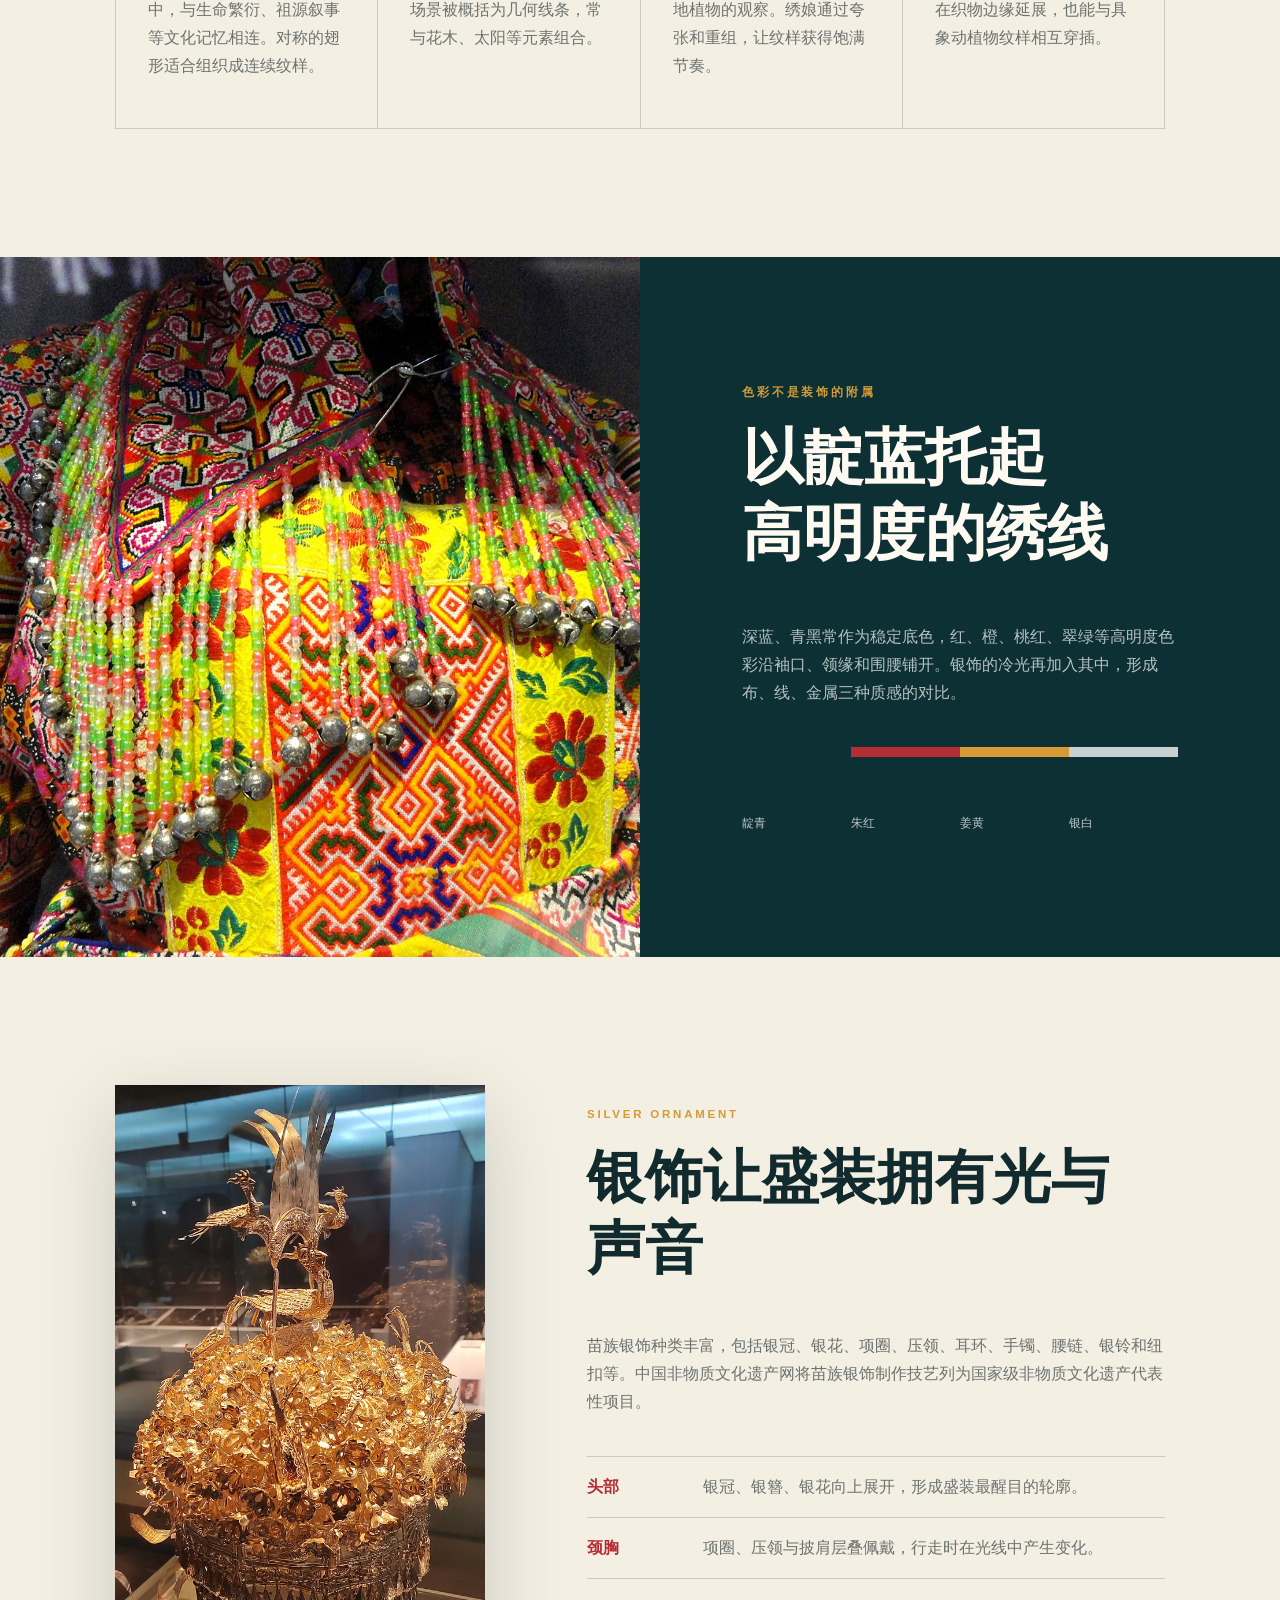
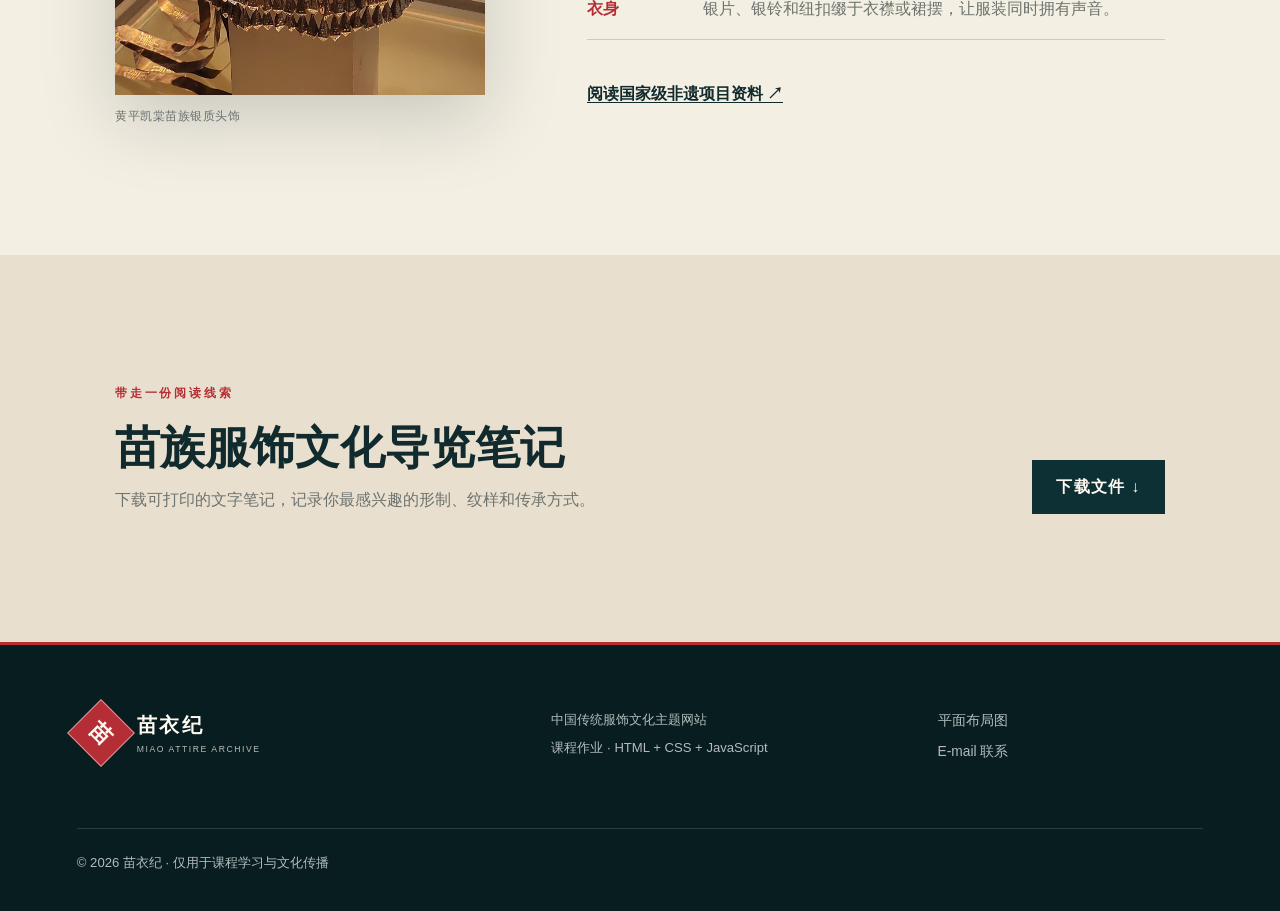
<file: patterns.html>
<!doctype html>
<html lang="zh-CN">
  <head>
    <meta charset="utf-8" />
    <meta name="viewport" content="width=device-width, initial-scale=1" />
    <meta name="description" content="苗绣纹样、色彩与苗族银饰文化。" />
    <title>纹样与配饰｜苗衣纪</title>
    <link rel="icon" href="images/favicon.svg" type="image/svg+xml" />
    <link rel="stylesheet" href="css/patterns.css" />
    <script src="js/main.js" defer></script>
  </head>
  <body data-page="patterns">
    <a class="skip-link" href="#main">跳到主要内容</a>
    <header class="site-header light-header">
      <a class="brand" href="index.html"
        ><span class="brand-mark">苗</span
        ><span><b>苗衣纪</b><small>MIAO ATTIRE ARCHIVE</small></span></a
      >
      <button
        class="menu-toggle"
        type="button"
        aria-expanded="false"
        aria-controls="site-nav"
      >
        菜单
      </button>
      <nav id="site-nav" class="site-nav" aria-label="主导航">
        <a href="index.html">首页</a><a href="history.html">历史与形制</a
        ><a href="patterns.html" aria-current="page">纹样与配饰</a
        ><a href="heritage.html">文化传承</a>
      </nav>
    </header>

    <main id="main">
      <section class="pattern-hero">
        <div class="pattern-hero-copy reveal">
          <p class="eyebrow ink">CHAPTER 02</p>
          <h1>纹样与配饰</h1>
          <p>
            苗绣把自然意象、生活经验与祝愿组织在布面上；银饰则以光泽和声响延展服装的轮廓。
          </p>
          <a class="text-link" href="#motifs">展开纹样图鉴 ↓</a>
        </div>
        <figure class="pattern-hero-art">
          <img
            src="images/silver-headdress-museum.jpg"
            alt="加拿大纺织博物馆收藏的苗族银质头饰"
          />
          <figcaption>银、玻璃珠与金属丝共同构成细密层次</figcaption>
        </figure>
        <div class="vertical-title" aria-hidden="true">
          PATTERN · SILVER · MEMORY
        </div>
      </section>

      <section id="motifs" class="section motifs-section">
        <div class="section-heading reveal">
          <p class="eyebrow ink">针尖上的自然观</p>
          <h2>常见意象，不止一种解读</h2>
          <p>
            同一纹样在不同地区可能拥有不同名称和含义。这里以视觉特征为线索，理解纹样如何从自然中生长。
          </p>
        </div>
        <div class="motif-list">
          <article class="motif reveal">
            <div class="motif-symbol butterfly" aria-hidden="true"></div>
            <span>01</span>
            <h3>蝶纹</h3>
            <p>
              蝴蝶常出现在苗绣和银饰中，与生命繁衍、祖源叙事等文化记忆相连。对称的翅形适合组织成连续纹样。
            </p>
          </article>
          <article class="motif reveal">
            <div class="motif-symbol bird" aria-hidden="true"></div>
            <span>02</span>
            <h3>鸟纹</h3>
            <p>
              鸟的羽翼、飞翔姿态与栖息场景被概括为几何线条，常与花木、太阳等元素组合。
            </p>
          </article>
          <article class="motif reveal">
            <div class="motif-symbol flower" aria-hidden="true"></div>
            <span>03</span>
            <h3>花草纹</h3>
            <p>
              花瓣、藤蔓与叶片源于对山地植物的观察。绣娘通过夸张和重组，让纹样获得饱满节奏。
            </p>
          </article>
          <article class="motif reveal">
            <div class="motif-symbol spiral" aria-hidden="true"></div>
            <span>04</span>
            <h3>几何纹</h3>
            <p>
              菱形、回旋与连续折线便于在织物边缘延展，也能与具象动植物纹样相互穿插。
            </p>
          </article>
        </div>
      </section>

      <section class="color-section">
        <div class="color-image reveal">
          <img
            src="images/museum-costume.jpg"
            alt="苗族服饰上的彩色刺绣细节"
            loading="lazy"
          />
        </div>
        <div class="color-copy reveal">
          <p class="eyebrow">色彩不是装饰的附属</p>
          <h2>以靛蓝托起<br />高明度的绣线</h2>
          <p>
            深蓝、青黑常作为稳定底色，红、橙、桃红、翠绿等高明度色彩沿袖口、领缘和围腰铺开。银饰的冷光再加入其中，形成布、线、金属三种质感的对比。
          </p>
          <div class="swatches" aria-label="网站取自苗族服饰的色彩">
            <span style="--swatch: #102f35">靛青</span
            ><span style="--swatch: #b52d35">朱红</span
            ><span style="--swatch: #d49b36">姜黄</span
            ><span style="--swatch: #c7d1cf">银白</span>
          </div>
        </div>
      </section>

      <section class="silver-section">
        <figure class="silver-figure reveal">
          <img
            src="images/huangping-headdress.jpg"
            alt="黄平凯棠苗族银质头饰"
            loading="lazy"
          />
          <figcaption>黄平凯棠苗族银质头饰</figcaption>
        </figure>
        <div class="silver-copy">
          <p class="eyebrow">SILVER ORNAMENT</p>
          <h2>银饰让盛装拥有光与声音</h2>
          <p>
            苗族银饰种类丰富，包括银冠、银花、项圈、压领、耳环、手镯、腰链、银铃和纽扣等。中国非物质文化遗产网将苗族银饰制作技艺列为国家级非物质文化遗产代表性项目。
          </p>
          <dl class="silver-facts">
            <div class="reveal">
              <dt>头部</dt>
              <dd>银冠、银簪、银花向上展开，形成盛装最醒目的轮廓。</dd>
            </div>
            <div class="reveal">
              <dt>颈胸</dt>
              <dd>项圈、压领与披肩层叠佩戴，行走时在光线中产生变化。</dd>
            </div>
            <div class="reveal">
              <dt>衣身</dt>
              <dd>银片、银铃和纽扣缀于衣襟或裙摆，让服装同时拥有声音。</dd>
            </div>
          </dl>
          <a
            class="external-link"
            href="https://www.ihchina.cn/project_details/14333/"
            target="_blank"
            rel="noopener"
            >阅读国家级非遗项目资料 <span aria-hidden="true">↗</span></a
          >
        </div>
      </section>

      <section class="section download-section reveal">
        <div>
          <p class="eyebrow ink">带走一份阅读线索</p>
          <h2>苗族服饰文化导览笔记</h2>
          <p>下载可打印的文字笔记，记录你最感兴趣的形制、纹样和传承方式。</p>
        </div>
        <a
          class="button button-dark"
          href="downloads/苗族服饰文化导览笔记.txt"
          download
          >下载文件 ↓</a
        >
      </section>
    </main>

    <footer class="site-footer">
      <div>
        <a class="brand footer-brand" href="index.html"
          ><span class="brand-mark">苗</span
          ><span><b>苗衣纪</b><small>MIAO ATTIRE ARCHIVE</small></span></a
        >
      </div>
      <div>
        <p>中国传统服饰文化主题网站</p>
        <p>课程作业 · HTML + CSS + JavaScript</p>
      </div>
      <div class="footer-links">
        <a href="docs/layouts.html">平面布局图</a
        ><a href="mailto:student@example.com">E-mail 联系</a>
      </div>
      <p class="copyright">
        © <span data-year></span> 苗衣纪 · 仅用于课程学习与文化传播
      </p>
    </footer>
  </body>
</html>
</file>
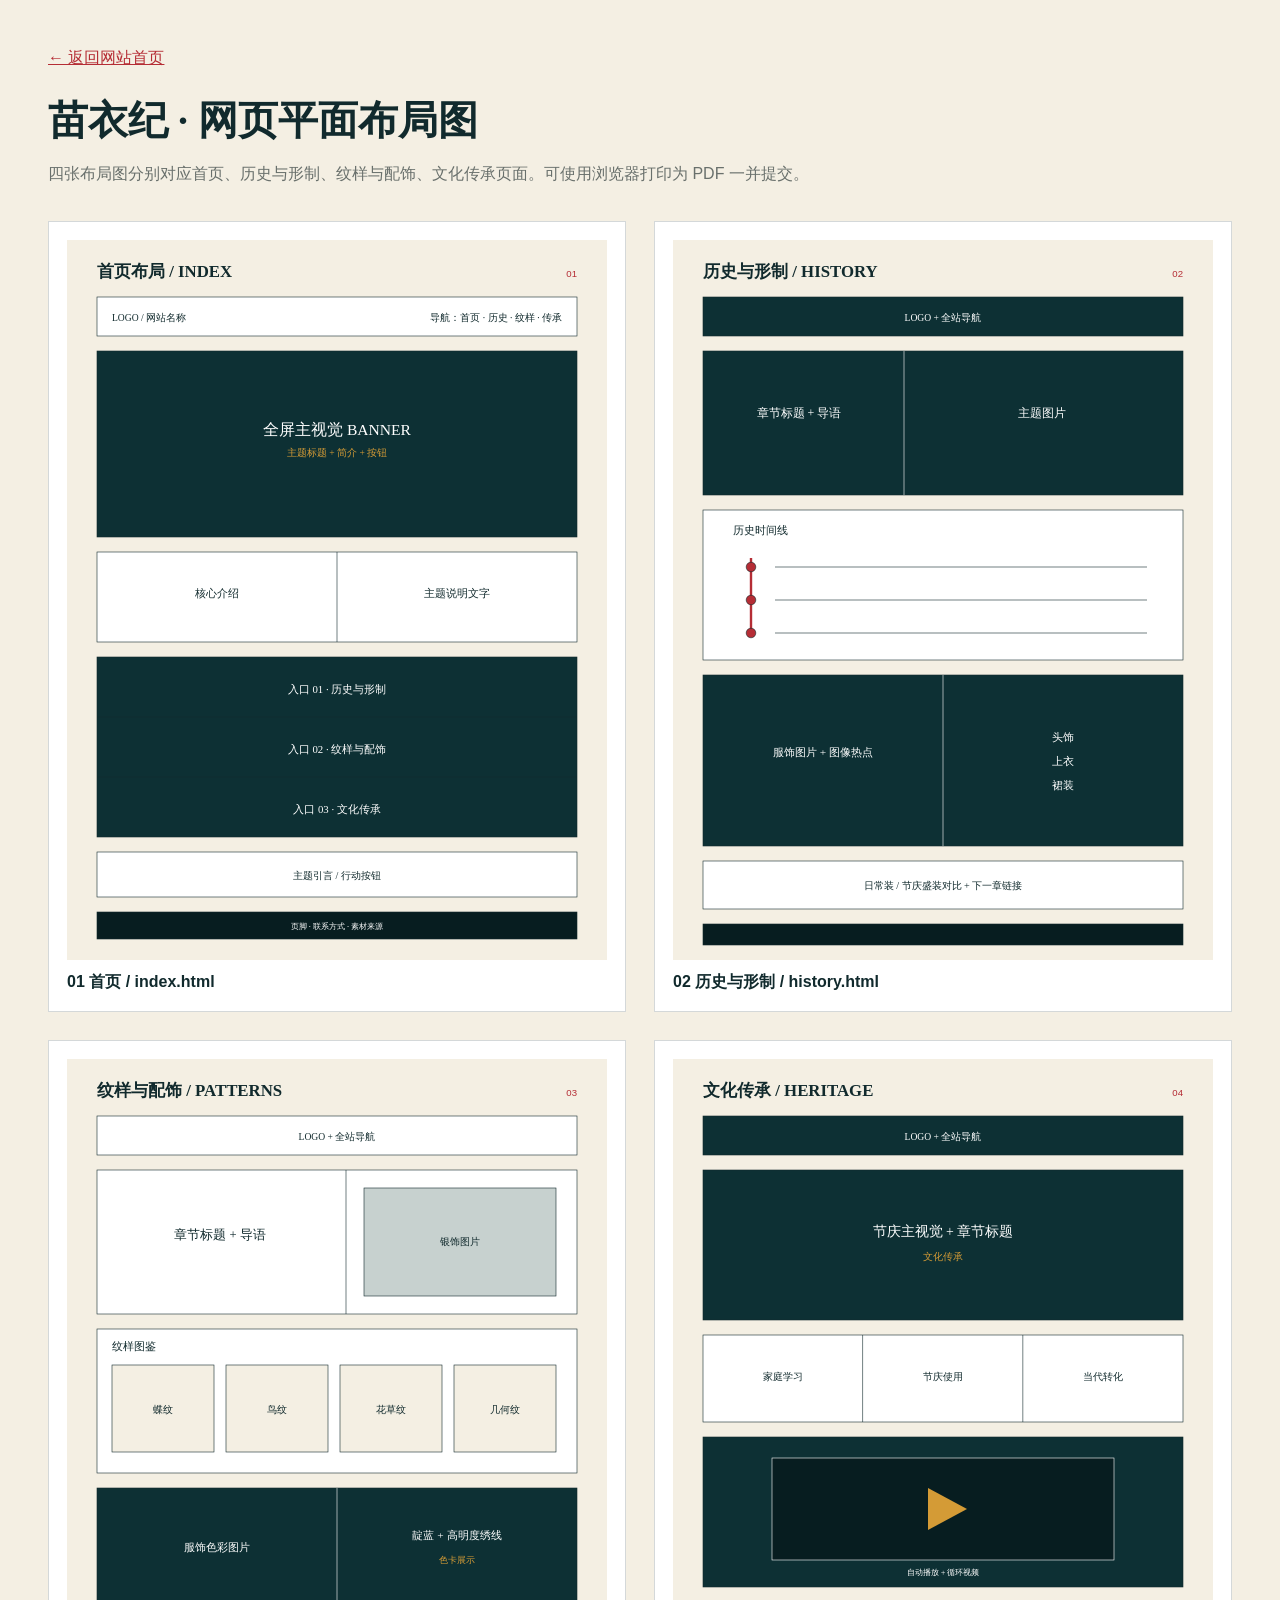
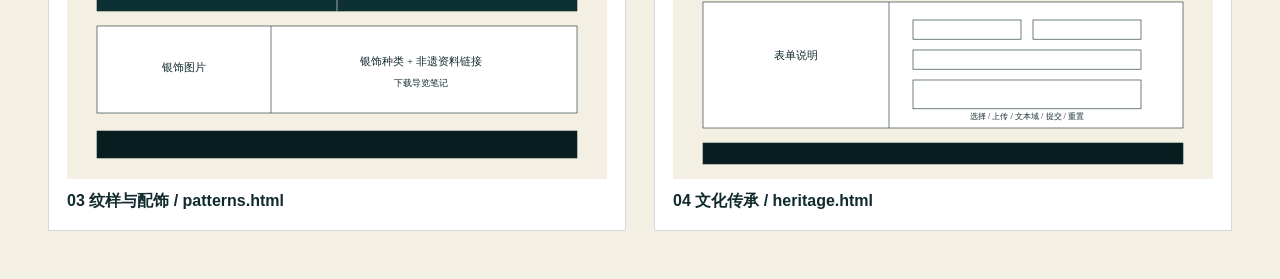
<file: docs/layouts.html>
<!doctype html>
<html lang="zh-CN">
  <head>
    <meta charset="utf-8" />
    <meta name="viewport" content="width=device-width, initial-scale=1" />
    <title>苗衣纪｜四页平面布局图</title>
    <style>
      :root {
        --ink: #112a2d;
        --paper: #f4efe3;
        --red: #b52d35;
      }
      * {
        box-sizing: border-box;
      }
      body {
        margin: 0;
        padding: 48px;
        color: var(--ink);
        background: var(--paper);
        font-family: "Microsoft YaHei", sans-serif;
      }
      header {
        max-width: 1200px;
        margin: 0 auto 36px;
      }
      h1 {
        font-family: SimSun, serif;
        font-size: 40px;
        margin: 0 0 8px;
      }
      p {
        color: #69706c;
      }
      .back {
        display: inline-block;
        margin-bottom: 24px;
        color: var(--red);
      }
      main {
        max-width: 1200px;
        margin: auto;
        display: grid;
        grid-template-columns: 1fr 1fr;
        gap: 28px;
      }
      figure {
        margin: 0;
        padding: 18px;
        background: #fff;
        border: 1px solid rgba(17, 42, 45, 0.18);
      }
      img {
        width: 100%;
        display: block;
      }
      figcaption {
        margin-top: 12px;
        font-weight: 700;
      }
      @media (max-width: 800px) {
        body {
          padding: 24px;
        }
        main {
          grid-template-columns: 1fr;
        }
      }
      @media print {
        body {
          padding: 0;
          background: #fff;
        }
        .back {
          display: none;
        }
        main {
          display: block;
        }
        figure {
          break-after: page;
          border: 0;
          padding: 0;
        }
      }
    </style>
  </head>
  <body>
    <header>
      <a class="back" href="../index.html">← 返回网站首页</a>
      <h1>苗衣纪 · 网页平面布局图</h1>
      <p>
        四张布局图分别对应首页、历史与形制、纹样与配饰、文化传承页面。可使用浏览器打印为
        PDF 一并提交。
      </p>
    </header>
    <main>
      <figure>
        <img src="layout-home.svg" alt="首页平面布局图" />
        <figcaption>01 首页 / index.html</figcaption>
      </figure>
      <figure>
        <img src="layout-history.svg" alt="历史与形制页平面布局图" />
        <figcaption>02 历史与形制 / history.html</figcaption>
      </figure>
      <figure>
        <img src="layout-patterns.svg" alt="纹样与配饰页平面布局图" />
        <figcaption>03 纹样与配饰 / patterns.html</figcaption>
      </figure>
      <figure>
        <img src="layout-heritage.svg" alt="文化传承页平面布局图" />
        <figcaption>04 文化传承 / heritage.html</figcaption>
      </figure>
    </main>
  </body>
</html>
</file>
<file: css/index.css>
:root {
  --ink: #112a2d;
  --deep: #0d3034;
  --deep-2: #082327;
  --paper: #f4efe3;
  --paper-2: #e9dfce;
  --white: #fffaf1;
  --red: #b52d35;
  --gold: #d49b36;
  --silver: #c7d1cf;
  --muted: #6d736f;
  --line: rgba(17, 42, 45, 0.18);
  --serif: "Noto Serif SC", "Songti SC", SimSun, serif;
  --sans: Inter, "Noto Sans SC", "Microsoft YaHei", sans-serif;
  --shadow: 0 24px 70px rgba(6, 24, 26, 0.18);
}

* {
  box-sizing: border-box;
}

html {
  scroll-behavior: smooth;
}

body {
  margin: 0;
  color: var(--ink);
  background: var(--paper);
  font-family: var(--sans);
  line-height: 1.75;
}

img {
  display: block;
  max-width: 100%;
}

a {
  color: inherit;
  text-decoration: none;
}

button {
  font: inherit;
}

::selection {
  background: var(--red);
  color: var(--white);
}

.skip-link {
  position: fixed;
  z-index: 200;
  top: 1rem;
  left: 1rem;
  padding: 0.6rem 1rem;
  color: var(--white);
  background: var(--red);
  transform: translateY(-200%);
}

.skip-link:focus {
  transform: translateY(0);
}

.site-header {
  position: absolute;
  z-index: 100;
  top: 0;
  left: 0;
  width: 100%;
  height: 104px;
  padding: 0 clamp(1.25rem, 5vw, 5.5rem);
  display: flex;
  align-items: center;
  justify-content: space-between;
  color: var(--white);
  border-bottom: 1px solid rgba(255, 255, 255, 0.25);
}

.brand {
  display: inline-flex;
  align-items: center;
  gap: 0.75rem;
  line-height: 1;
}

.brand-mark {
  width: 48px;
  height: 48px;
  display: grid;
  place-items: center;
  color: var(--white);
  background: var(--red);
  border: 1px solid rgba(255, 255, 255, 0.5);
  font: 700 1.35rem var(--serif);
  transform: rotate(45deg);
}

.brand-mark::first-letter {
  transform: rotate(-45deg);
}

.brand > span:last-child {
  display: grid;
  gap: 0.35rem;
}

.brand b {
  font: 700 1.25rem var(--serif);
  letter-spacing: 0.12em;
}

.brand small {
  font-size: 0.54rem;
  letter-spacing: 0.18em;
  opacity: 0.72;
}

.site-nav {
  display: flex;
  align-items: center;
  gap: clamp(1.2rem, 3vw, 3.5rem);
}

.site-nav a {
  position: relative;
  padding: 0.5rem 0;
  font-size: 0.92rem;
  letter-spacing: 0.08em;
}

.site-nav a::after {
  content: "";
  position: absolute;
  right: 0;
  bottom: 0;
  left: 0;
  height: 2px;
  background: var(--gold);
  transform: scaleX(0);
  transform-origin: right;
  transition: transform 0.35s ease;
}

.site-nav a:hover::after,
.site-nav a[aria-current="page"]::after {
  transform: scaleX(1);
  transform-origin: left;
}

.menu-toggle {
  display: none;
  color: inherit;
  background: transparent;
  border: 1px solid currentColor;
  padding: 0.45rem 0.8rem;
}

.hero {
  position: relative;
  min-height: 100svh;
  display: grid;
  align-items: end;
  overflow: hidden;
  color: var(--white);
  background: var(--deep);
}

.hero-image {
  position: absolute;
  inset: 0;
  background: url("../images/hero-festival.jpg") 58% 35% / cover no-repeat;
  transform: scale(1.03);
  animation: hero-in 1.6s ease-out both;
}

.hero-overlay {
  position: absolute;
  inset: 0;
  background:
    linear-gradient(
      90deg,
      rgba(4, 24, 27, 0.92) 0%,
      rgba(4, 24, 27, 0.62) 45%,
      rgba(4, 24, 27, 0.08) 82%
    ),
    linear-gradient(0deg, rgba(4, 24, 27, 0.65), transparent 52%);
}

.hero-content {
  position: relative;
  z-index: 2;
  width: min(730px, 88vw);
  margin: 0 0 9vh clamp(1.5rem, 9vw, 10rem);
}

.eyebrow {
  margin: 0 0 1.1rem;
  color: var(--gold);
  font-size: 0.72rem;
  font-weight: 700;
  letter-spacing: 0.24em;
  text-transform: uppercase;
}

.eyebrow.ink {
  color: var(--red);
}

h1,
h2,
p {
  margin-top: 0;
}

h1,
h2 {
  font-family: var(--serif);
  font-weight: 600;
  line-height: 1.24;
}

.hero h1 {
  margin-bottom: 1.4rem;
  font-size: clamp(3.25rem, 7vw, 6.7rem);
  letter-spacing: 0.04em;
  text-shadow: 0 6px 28px rgba(0, 0, 0, 0.24);
}

.hero-lead {
  max-width: 650px;
  margin-bottom: 2rem;
  color: rgba(255, 255, 255, 0.86);
  font-size: clamp(1rem, 1.5vw, 1.15rem);
}

.hero-actions {
  display: flex;
  align-items: center;
  gap: 2rem;
}

.button {
  display: inline-flex;
  min-height: 50px;
  padding: 0.75rem 1.45rem;
  align-items: center;
  justify-content: center;
  border: 1px solid transparent;
  cursor: pointer;
  font-weight: 700;
  letter-spacing: 0.08em;
  transition:
    transform 0.25s ease,
    background 0.25s ease,
    color 0.25s ease;
}

.button:hover {
  transform: translateY(-3px);
}

.button-primary {
  color: var(--white);
  background: var(--red);
}

.button-dark {
  color: var(--white);
  background: var(--deep);
}

.text-link {
  display: inline-block;
  padding-bottom: 0.15rem;
  color: var(--ink);
  border-bottom: 1px solid currentColor;
  font-weight: 700;
}

.text-link.light {
  color: var(--white);
}

.scroll-cue {
  position: absolute;
  z-index: 3;
  right: clamp(1.5rem, 4vw, 4rem);
  bottom: 3rem;
  height: 125px;
  display: flex;
  align-items: flex-start;
  justify-content: center;
  border-left: 1px solid rgba(255, 255, 255, 0.55);
}

.scroll-cue span {
  margin-top: -1.7rem;
  font-size: 0.58rem;
  letter-spacing: 0.2em;
  writing-mode: vertical-rl;
}

.section {
  padding: clamp(5rem, 10vw, 9rem) clamp(1.5rem, 9vw, 10rem);
}

.intro-section {
  position: relative;
  display: grid;
  grid-template-columns: 1fr 1fr;
  gap: clamp(2rem, 8vw, 8rem);
  background: var(--paper);
}

.section-number {
  position: absolute;
  top: 3.2rem;
  right: 3vw;
  color: rgba(17, 42, 45, 0.08);
  font: 700 clamp(7rem, 18vw, 17rem) var(--serif);
  line-height: 0.7;
}

.intro-copy h2 {
  max-width: 680px;
  margin-bottom: 1.5rem;
  font-size: clamp(2.25rem, 4.5vw, 4.6rem);
}

.intro-body {
  padding-top: 3.3rem;
  font-size: 1.02rem;
}

.intro-body p {
  max-width: 590px;
}

.dropcap::first-letter {
  float: left;
  margin: 0.12em 0.12em 0 0;
  color: var(--red);
  font: 700 4.8em/0.7 var(--serif);
}

.chapter-links {
  background: var(--deep);
}

.chapter {
  position: relative;
  min-height: 430px;
  padding: clamp(2rem, 5vw, 5rem);
  display: grid;
  grid-template-columns: 0.32fr 1.4fr auto;
  align-items: center;
  color: var(--white);
  border-bottom: 1px solid rgba(255, 255, 255, 0.16);
  overflow: hidden;
}

.chapter img {
  position: absolute;
  inset: 0;
  width: 100%;
  height: 100%;
  object-fit: cover;
  opacity: 0;
  transform: scale(1.08);
  transition:
    opacity 0.55s ease,
    transform 0.8s ease;
}

.chapter::before {
  content: "";
  position: absolute;
  inset: 0;
  z-index: 1;
  background: rgba(7, 38, 41, 0.86);
  transition: background 0.45s ease;
}

.chapter:hover img {
  opacity: 0.5;
  transform: scale(1);
}

.chapter:hover::before {
  background: rgba(7, 38, 41, 0.6);
}

.chapter > span {
  position: relative;
  z-index: 2;
}

.chapter-index {
  color: var(--gold);
  font: 500 2.3rem var(--serif);
}

.chapter-copy {
  display: grid;
  gap: 0.7rem;
}

.chapter-copy small {
  color: var(--gold);
  font-size: 0.62rem;
  letter-spacing: 0.2em;
}

.chapter-copy strong {
  font: 600 clamp(2.4rem, 5vw, 5.3rem) var(--serif);
  line-height: 1.1;
}

.chapter-copy em {
  color: rgba(255, 255, 255, 0.72);
  font-style: normal;
}

.chapter-arrow {
  font-size: 3rem;
  transition: transform 0.3s ease;
}

.chapter:hover .chapter-arrow {
  transform: translate(8px, -8px);
}

.quote-section {
  text-align: center;
  background-color: var(--paper);
  background-image: radial-gradient(
    circle at center,
    rgba(181, 45, 53, 0.06) 0 1px,
    transparent 1px
  );
  background-size: 12px 12px;
}

.quote-section blockquote {
  max-width: 970px;
  margin: 2rem auto 3rem;
  font: 500 clamp(2rem, 4vw, 4rem) / 1.5 var(--serif);
}

.interest-form {
  display: grid;
  gap: 1.5rem;
}

.form-result {
  display: none;
  margin: 0;
  padding: 1rem 1.2rem;
  color: var(--white);
  background: var(--deep);
}

.form-result.is-shown {
  display: block;
}

.site-footer {
  padding: 4rem clamp(1.5rem, 6vw, 6rem) 2rem;
  display: grid;
  grid-template-columns: 1fr 0.8fr 0.6fr;
  gap: 2rem;
  color: rgba(255, 255, 255, 0.7);
  background: #071d20;
  border-top: 3px solid var(--red);
}

.footer-brand {
  color: var(--white);
}

.site-footer p {
  margin-bottom: 0.3rem;
  font-size: 0.82rem;
}

.footer-links {
  display: grid;
  align-content: start;
  gap: 0.45rem;
}

.footer-links a {
  font-size: 0.86rem;
}

.footer-links a:hover {
  color: var(--gold);
}

.copyright {
  grid-column: 1 / -1;
  margin-top: 2rem !important;
  padding-top: 1.4rem;
  border-top: 1px solid rgba(255, 255, 255, 0.14);
}

.reveal {
  opacity: 0;
  transform: translateY(28px);
  transition:
    opacity 0.75s ease,
    transform 0.75s ease;
}

.reveal.is-visible {
  opacity: 1;
  transform: translateY(0);
}

@keyframes hero-in {
  from {
    opacity: 0.3;
    transform: scale(1.12);
  }

  to {
    opacity: 1;
    transform: scale(1.03);
  }
}

@media (prefers-reduced-motion: reduce) {
  *,
  *::before,
  *::after {
    scroll-behavior: auto !important;
    animation-duration: 0.01ms !important;
    transition-duration: 0.01ms !important;
  }

  .reveal {
    opacity: 1;
    transform: none;
  }
}

@media (max-width: 980px) {
  .site-header {
    height: 82px;
    padding-inline: 1.25rem;
  }

  .brand-mark {
    width: 40px;
    height: 40px;
  }

  .menu-toggle {
    display: block;
    z-index: 2;
  }

  .site-nav {
    position: absolute;
    top: 82px;
    right: 0;
    left: 0;
    padding: 1.5rem;
    display: none;
    align-items: stretch;
    flex-direction: column;
    gap: 0.6rem;
    color: var(--white);
    background: var(--deep-2);
    border-top: 1px solid rgba(255, 255, 255, 0.16);
  }

  .site-nav.is-open {
    display: flex;
  }

  .site-nav a {
    padding: 0.8rem 0;
  }

  .intro-section {
    grid-template-columns: 1fr;
  }
}

@media (max-width: 700px) {
  .hero-content {
    margin: 0 1.25rem 7rem;
    width: auto;
  }

  .hero h1 {
    font-size: clamp(3rem, 16vw, 5rem);
  }

  .hero-actions {
    align-items: flex-start;
    flex-direction: column;
    gap: 1.2rem;
  }

  .scroll-cue {
    display: none;
  }

  .section {
    padding: 4.5rem 1.25rem;
  }

  .section-number {
    display: none;
  }

  .chapter {
    min-height: 360px;
    grid-template-columns: 45px 1fr;
    padding: 2rem 1.25rem;
  }

  .chapter-arrow {
    display: none;
  }

  .chapter-copy strong {
    font-size: 2.65rem;
  }

  .site-footer {
    grid-template-columns: 1fr;
  }

  .copyright {
    grid-column: 1;
  }
}
</file>
<file: css/heritage.css>
:root {
  --ink: #112a2d;
  --deep: #0d3034;
  --deep-2: #082327;
  --paper: #f4efe3;
  --paper-2: #e9dfce;
  --white: #fffaf1;
  --red: #b52d35;
  --gold: #d49b36;
  --silver: #c7d1cf;
  --muted: #6d736f;
  --line: rgba(17, 42, 45, 0.18);
  --serif: "Noto Serif SC", "Songti SC", SimSun, serif;
  --sans: Inter, "Noto Sans SC", "Microsoft YaHei", sans-serif;
  --shadow: 0 24px 70px rgba(6, 24, 26, 0.18);
}

* {
  box-sizing: border-box;
}

html {
  scroll-behavior: smooth;
}

body {
  margin: 0;
  color: var(--ink);
  background: var(--paper);
  font-family: var(--sans);
  line-height: 1.75;
}

img,
video {
  display: block;
  max-width: 100%;
}

a {
  color: inherit;
  text-decoration: none;
}

button,
input,
select,
textarea {
  font: inherit;
}

::selection {
  background: var(--red);
  color: var(--white);
}

.skip-link {
  position: fixed;
  z-index: 200;
  top: 1rem;
  left: 1rem;
  padding: 0.6rem 1rem;
  color: var(--white);
  background: var(--red);
  transform: translateY(-200%);
}

.skip-link:focus {
  transform: translateY(0);
}

.site-header {
  position: absolute;
  z-index: 100;
  top: 0;
  left: 0;
  width: 100%;
  height: 104px;
  padding: 0 clamp(1.25rem, 5vw, 5.5rem);
  display: flex;
  align-items: center;
  justify-content: space-between;
  color: var(--white);
  border-bottom: 1px solid rgba(255, 255, 255, 0.25);
}

.brand {
  display: inline-flex;
  align-items: center;
  gap: 0.75rem;
  line-height: 1;
}

.brand-mark {
  width: 48px;
  height: 48px;
  display: grid;
  place-items: center;
  color: var(--white);
  background: var(--red);
  border: 1px solid rgba(255, 255, 255, 0.5);
  font: 700 1.35rem var(--serif);
  transform: rotate(45deg);
}

.brand-mark::first-letter {
  transform: rotate(-45deg);
}

.brand > span:last-child {
  display: grid;
  gap: 0.35rem;
}

.brand b {
  font: 700 1.25rem var(--serif);
  letter-spacing: 0.12em;
}

.brand small {
  font-size: 0.54rem;
  letter-spacing: 0.18em;
  opacity: 0.72;
}

.site-nav {
  display: flex;
  align-items: center;
  gap: clamp(1.2rem, 3vw, 3.5rem);
}

.site-nav a {
  position: relative;
  padding: 0.5rem 0;
  font-size: 0.92rem;
  letter-spacing: 0.08em;
}

.site-nav a::after {
  content: "";
  position: absolute;
  right: 0;
  bottom: 0;
  left: 0;
  height: 2px;
  background: var(--gold);
  transform: scaleX(0);
  transform-origin: right;
  transition: transform 0.35s ease;
}

.site-nav a:hover::after,
.site-nav a[aria-current="page"]::after {
  transform: scaleX(1);
  transform-origin: left;
}

.menu-toggle {
  display: none;
  color: inherit;
  background: transparent;
  border: 1px solid currentColor;
  padding: 0.45rem 0.8rem;
}

.eyebrow {
  margin: 0 0 1.1rem;
  color: var(--gold);
  font-size: 0.72rem;
  font-weight: 700;
  letter-spacing: 0.24em;
  text-transform: uppercase;
}

.eyebrow.ink {
  color: var(--red);
}

h1,
h2,
h3,
p {
  margin-top: 0;
}

h1,
h2 {
  font-family: var(--serif);
  font-weight: 600;
  line-height: 1.24;
}

.button {
  display: inline-flex;
  min-height: 50px;
  padding: 0.75rem 1.45rem;
  align-items: center;
  justify-content: center;
  border: 1px solid transparent;
  cursor: pointer;
  font-weight: 700;
  letter-spacing: 0.08em;
  transition:
    transform 0.25s ease,
    background 0.25s ease,
    color 0.25s ease;
}

.button:hover {
  transform: translateY(-3px);
}

.button-outline {
  color: var(--ink);
  background: transparent;
  border-color: var(--ink);
}

.section {
  padding: clamp(5rem, 10vw, 9rem) clamp(1.5rem, 9vw, 10rem);
}

.section-heading h2 {
  max-width: 680px;
  margin-bottom: 1.5rem;
  font-size: clamp(2.25rem, 4.5vw, 4.6rem);
}

.heritage-hero h1 {
  margin-bottom: 1.5rem;
  font-size: clamp(3.7rem, 8vw, 8rem);
}

.section-heading {
  max-width: 800px;
  margin-bottom: 4rem;
}

.section-heading > p:last-child {
  max-width: 680px;
  color: var(--muted);
}

.heritage-hero {
  position: relative;
  min-height: 92svh;
  display: grid;
  align-items: end;
  overflow: hidden;
  color: var(--white);
  background: var(--deep);
}

.heritage-hero > img {
  position: absolute;
  inset: 0;
  width: 100%;
  height: 100%;
  object-fit: cover;
  object-position: center 40%;
  filter: saturate(0.72);
}

.heritage-hero::after {
  content: "";
  position: absolute;
  inset: 0;
  background: linear-gradient(
    0deg,
    rgba(5, 28, 31, 0.95),
    rgba(5, 28, 31, 0.08) 75%
  );
}

.heritage-hero-copy {
  position: relative;
  z-index: 2;
  width: min(900px, 86vw);
  margin: 0 0 8vh clamp(1.5rem, 9vw, 10rem);
}

.heritage-hero-copy > p:last-child {
  max-width: 570px;
  font-size: 1.1rem;
}

.living-grid {
  display: grid;
  grid-template-columns: repeat(3, 1fr);
  border-top: 1px solid var(--line);
  border-left: 1px solid var(--line);
}

.living-grid article {
  padding: clamp(2rem, 4vw, 4rem);
  border-right: 1px solid var(--line);
  border-bottom: 1px solid var(--line);
}

.living-grid span {
  color: var(--red);
  font-size: 0.72rem;
}

.living-grid h3 {
  margin: 1.4rem 0 1rem;
  font: 600 2rem var(--serif);
}

.living-grid p {
  color: var(--muted);
}

.film-section {
  padding: clamp(5rem, 10vw, 9rem) clamp(1.5rem, 7vw, 7rem);
  color: var(--white);
  background: var(--deep-2);
}

.film-heading {
  max-width: 800px;
  margin: 0 auto 3rem;
  text-align: center;
}

.film-heading h2 {
  font-size: clamp(2.4rem, 5vw, 5rem);
}

.film-heading > p:last-child {
  color: rgba(255, 255, 255, 0.68);
}

.film-frame {
  max-width: 1100px;
  margin: 0 auto;
}

.film-frame video {
  width: 100%;
  aspect-ratio: 16 / 9;
  background: #000;
  box-shadow: 0 30px 90px rgba(0, 0, 0, 0.35);
}

.film-frame > p {
  display: flex;
  justify-content: space-between;
  gap: 1rem;
  margin: 0.85rem 0 0;
  color: rgba(255, 255, 255, 0.58);
  font-size: 0.74rem;
}

.film-frame a {
  color: var(--gold);
}

.form-section {
  display: grid;
  grid-template-columns: 0.72fr 1.28fr;
  gap: clamp(3rem, 8vw, 8rem);
  padding: clamp(5rem, 10vw, 10rem) clamp(1.5rem, 9vw, 10rem);
}

.form-intro {
  position: sticky;
  top: 2rem;
  align-self: start;
}

.form-intro h2 {
  font-size: clamp(2.5rem, 4.8vw, 4.8rem);
}

.form-intro > p:not(.eyebrow) {
  color: var(--muted);
}

.form-note {
  margin-top: 2rem;
  padding: 1.5rem;
  border-left: 3px solid var(--red);
  background: var(--paper-2);
}

.form-note {
  display: grid;
  gap: 0.5rem;
}

.form-note span {
  color: var(--muted);
  font-size: 0.82rem;
}

.interest-form {
  display: grid;
  gap: 1.5rem;
}

.interest-form label:not(.choice) {
  display: grid;
  gap: 0.55rem;
  font-weight: 700;
}

.form-row {
  display: grid;
  grid-template-columns: 1fr 1fr;
  gap: 1.2rem;
}

.interest-form
  input:not([type="radio"]):not([type="checkbox"]):not([type="image"]),
.interest-form select,
.interest-form textarea {
  width: 100%;
  min-height: 52px;
  padding: 0.75rem 1rem;
  color: var(--ink);
  background: rgba(255, 255, 255, 0.45);
  border: 1px solid var(--line);
  border-radius: 0;
  outline: none;
}

.interest-form textarea {
  resize: vertical;
}

.interest-form input:focus,
.interest-form select:focus,
.interest-form textarea:focus {
  border-color: var(--red);
  box-shadow: 0 0 0 3px rgba(181, 45, 53, 0.12);
}

.interest-form fieldset {
  margin: 0;
  padding: 1.3rem;
  border: 1px solid var(--line);
}

.interest-form legend {
  padding: 0 0.5rem;
  font-weight: 700;
}

.choice {
  display: inline-flex;
  align-items: center;
  gap: 0.5rem;
  margin: 0.5rem 1.2rem 0.4rem 0;
  cursor: pointer;
}

.choice input {
  accent-color: var(--red);
}

.form-actions {
  display: flex;
  gap: 1rem;
  align-items: center;
}

.image-submit {
  width: 190px;
  height: 54px;
  transition:
    transform 0.25s ease,
    filter 0.25s ease;
}

.image-submit:hover {
  transform: translateY(-3px);
  filter: brightness(1.08);
}

.form-result {
  display: none;
  margin: 0;
  padding: 1rem 1.2rem;
  color: var(--white);
  background: var(--deep);
}

.form-result.is-shown {
  display: block;
}

.site-footer {
  padding: 4rem clamp(1.5rem, 6vw, 6rem) 2rem;
  display: grid;
  grid-template-columns: 1fr 0.8fr 0.6fr;
  gap: 2rem;
  color: rgba(255, 255, 255, 0.7);
  background: #071d20;
  border-top: 3px solid var(--red);
}

.footer-brand {
  color: var(--white);
}

.site-footer p {
  margin-bottom: 0.3rem;
  font-size: 0.82rem;
}

.footer-links {
  display: grid;
  align-content: start;
  gap: 0.45rem;
}

.footer-links a {
  font-size: 0.86rem;
}

.footer-links a:hover {
  color: var(--gold);
}

.copyright {
  grid-column: 1 / -1;
  margin-top: 2rem !important;
  padding-top: 1.4rem;
  border-top: 1px solid rgba(255, 255, 255, 0.14);
}

.reveal {
  opacity: 0;
  transform: translateY(28px);
  transition:
    opacity 0.75s ease,
    transform 0.75s ease;
}

.reveal.is-visible {
  opacity: 1;
  transform: translateY(0);
}

@keyframes hero-in {
  from {
    opacity: 0.3;
    transform: scale(1.12);
  }

  to {
    opacity: 1;
    transform: scale(1.03);
  }
}

@media (prefers-reduced-motion: reduce) {
  *,
  *::before,
  *::after {
    scroll-behavior: auto !important;
    animation-duration: 0.01ms !important;
    transition-duration: 0.01ms !important;
  }

  .reveal {
    opacity: 1;
    transform: none;
  }
}

@media (max-width: 980px) {
  .site-header {
    height: 82px;
    padding-inline: 1.25rem;
  }

  .brand-mark {
    width: 40px;
    height: 40px;
  }

  .menu-toggle {
    display: block;
    z-index: 2;
  }

  .site-nav {
    position: absolute;
    top: 82px;
    right: 0;
    left: 0;
    padding: 1.5rem;
    display: none;
    align-items: stretch;
    flex-direction: column;
    gap: 0.6rem;
    color: var(--white);
    background: var(--deep-2);
    border-top: 1px solid rgba(255, 255, 255, 0.16);
  }

  .site-nav.is-open {
    display: flex;
  }

  .site-nav a {
    padding: 0.8rem 0;
  }

  .form-section {
    grid-template-columns: 1fr;
  }

  .form-intro {
    position: static;
  }
}

@media (max-width: 700px) {
  .section {
    padding: 4.5rem 1.25rem;
  }

  .living-grid {
    grid-template-columns: 1fr;
  }

  .heritage-hero h1 {
    font-size: clamp(3.2rem, 17vw, 5.2rem);
  }

  .film-section,
  .form-section {
    padding: 4.5rem 1.25rem;
  }

  .film-frame > p {
    flex-direction: column;
  }

  .form-row {
    grid-template-columns: 1fr;
  }

  .form-actions {
    align-items: flex-start;
    flex-direction: column;
  }

  .site-footer {
    grid-template-columns: 1fr;
  }

  .copyright {
    grid-column: 1;
  }
}
</file>
<file: css/history.css>
:root {
  --ink: #112a2d;
  --deep: #0d3034;
  --deep-2: #082327;
  --paper: #f4efe3;
  --paper-2: #e9dfce;
  --white: #fffaf1;
  --red: #b52d35;
  --gold: #d49b36;
  --silver: #c7d1cf;
  --muted: #6d736f;
  --line: rgba(17, 42, 45, 0.18);
  --serif: "Noto Serif SC", "Songti SC", SimSun, serif;
  --sans: Inter, "Noto Sans SC", "Microsoft YaHei", sans-serif;
  --shadow: 0 24px 70px rgba(6, 24, 26, 0.18);
}

* {
  box-sizing: border-box;
}

html {
  scroll-behavior: smooth;
}

body {
  margin: 0;
  color: var(--ink);
  background: var(--paper);
  font-family: var(--sans);
  line-height: 1.75;
}

img {
  display: block;
  max-width: 100%;
}

a {
  color: inherit;
  text-decoration: none;
}

button {
  font: inherit;
}

::selection {
  background: var(--red);
  color: var(--white);
}

.skip-link {
  position: fixed;
  z-index: 200;
  top: 1rem;
  left: 1rem;
  padding: 0.6rem 1rem;
  color: var(--white);
  background: var(--red);
  transform: translateY(-200%);
}

.skip-link:focus {
  transform: translateY(0);
}

.site-header {
  position: absolute;
  z-index: 100;
  top: 0;
  left: 0;
  width: 100%;
  height: 104px;
  padding: 0 clamp(1.25rem, 5vw, 5.5rem);
  display: flex;
  align-items: center;
  justify-content: space-between;
  color: var(--white);
  border-bottom: 1px solid rgba(255, 255, 255, 0.25);
}

.brand {
  display: inline-flex;
  align-items: center;
  gap: 0.75rem;
  line-height: 1;
}

.brand-mark {
  width: 48px;
  height: 48px;
  display: grid;
  place-items: center;
  color: var(--white);
  background: var(--red);
  border: 1px solid rgba(255, 255, 255, 0.5);
  font: 700 1.35rem var(--serif);
  transform: rotate(45deg);
}

.brand-mark::first-letter {
  transform: rotate(-45deg);
}

.brand > span:last-child {
  display: grid;
  gap: 0.35rem;
}

.brand b {
  font: 700 1.25rem var(--serif);
  letter-spacing: 0.12em;
}

.brand small {
  font-size: 0.54rem;
  letter-spacing: 0.18em;
  opacity: 0.72;
}

.site-nav {
  display: flex;
  align-items: center;
  gap: clamp(1.2rem, 3vw, 3.5rem);
}

.site-nav a {
  position: relative;
  padding: 0.5rem 0;
  font-size: 0.92rem;
  letter-spacing: 0.08em;
}

.site-nav a::after {
  content: "";
  position: absolute;
  right: 0;
  bottom: 0;
  left: 0;
  height: 2px;
  background: var(--gold);
  transform: scaleX(0);
  transform-origin: right;
  transition: transform 0.35s ease;
}

.site-nav a:hover::after,
.site-nav a[aria-current="page"]::after {
  transform: scaleX(1);
  transform-origin: left;
}

.menu-toggle {
  display: none;
  color: inherit;
  background: transparent;
  border: 1px solid currentColor;
  padding: 0.45rem 0.8rem;
}

.eyebrow {
  margin: 0 0 1.1rem;
  color: var(--gold);
  font-size: 0.72rem;
  font-weight: 700;
  letter-spacing: 0.24em;
  text-transform: uppercase;
}

.eyebrow.ink {
  color: var(--red);
}

h1,
h2,
h3,
p {
  margin-top: 0;
}

h1,
h2 {
  font-family: var(--serif);
  font-weight: 600;
  line-height: 1.24;
}

.button {
  display: inline-flex;
  min-height: 50px;
  padding: 0.75rem 1.45rem;
  align-items: center;
  justify-content: center;
  border: 1px solid transparent;
  cursor: pointer;
  font-weight: 700;
  letter-spacing: 0.08em;
  transition:
    transform 0.25s ease,
    background 0.25s ease,
    color 0.25s ease;
}

.button:hover {
  transform: translateY(-3px);
}

.section {
  padding: clamp(5rem, 10vw, 9rem) clamp(1.5rem, 9vw, 10rem);
}

.section-heading h2 {
  max-width: 680px;
  margin-bottom: 1.5rem;
  font-size: clamp(2.25rem, 4.5vw, 4.6rem);
}

.page-hero {
  min-height: 88svh;
  padding: 150px clamp(1.5rem, 9vw, 10rem) 6rem;
  display: grid;
  grid-template-columns: 0.78fr 1.22fr;
  align-items: end;
  gap: clamp(2rem, 6vw, 6rem);
  color: var(--white);
  background: var(--deep-2);
}

.page-hero h1 {
  margin-bottom: 1.5rem;
  font-size: clamp(3.7rem, 8vw, 8rem);
}

.page-hero-copy > p:last-child {
  max-width: 520px;
  color: rgba(255, 255, 255, 0.74);
}

.page-hero-figure {
  margin: 0;
}

.page-hero-figure img {
  width: 100%;
  height: min(62vh, 690px);
  object-fit: cover;
  object-position: 50% 30%;
  box-shadow: var(--shadow);
}

figcaption {
  margin-top: 0.65rem;
  color: var(--muted);
  font-size: 0.76rem;
  letter-spacing: 0.04em;
}

.page-hero figcaption {
  color: rgba(255, 255, 255, 0.58);
}

.section-heading {
  max-width: 800px;
  margin-bottom: 4rem;
}

.section-heading > p:last-child {
  max-width: 680px;
  color: var(--muted);
}

.timeline {
  max-width: 980px;
  margin: 0 auto;
  padding: 0;
  list-style: none;
  border-top: 1px solid var(--line);
}

.timeline li {
  display: grid;
  grid-template-columns: 110px 210px 1fr;
  gap: 1.3rem;
  padding: 2.2rem 0;
  border-bottom: 1px solid var(--line);
}

.timeline-mark {
  color: var(--red);
  font-weight: 700;
}

.timeline h3 {
  margin: 0;
  font: 600 1.7rem var(--serif);
}

.timeline p {
  margin: 0;
  color: var(--muted);
}

.garment-section {
  display: grid;
  grid-template-columns: 1.02fr 0.98fr;
  min-height: 900px;
  color: var(--white);
  background: var(--deep);
}

.garment-visual {
  position: relative;
  min-height: 720px;
  overflow: hidden;
}

.garment-visual img {
  width: 100%;
  height: 100%;
  object-fit: cover;
}

.image-map-tip {
  position: absolute;
  right: 1.5rem;
  bottom: 1.5rem;
  left: 1.5rem;
  margin: 0;
  padding: 0.65rem 1rem;
  background: rgba(7, 35, 39, 0.85);
  font-size: 0.78rem;
  text-align: center;
}

.garment-copy {
  padding: clamp(4rem, 8vw, 8rem);
}

.garment-copy h2 {
  margin-bottom: 2.5rem;
  font-size: clamp(2.4rem, 4vw, 4rem);
}

.garment-part {
  display: grid;
  grid-template-columns: 48px 1fr;
  gap: 1rem;
  padding: 1.6rem 0;
  border-top: 1px solid rgba(255, 255, 255, 0.2);
  scroll-margin-top: 30px;
}

.garment-part > span {
  color: var(--gold);
  font-size: 0.78rem;
}

.garment-part h3 {
  margin-bottom: 0.4rem;
  font: 600 1.45rem var(--serif);
}

.garment-part p {
  margin: 0;
  color: rgba(255, 255, 255, 0.7);
}

.compare-grid {
  display: grid;
  grid-template-columns: 1fr 1fr;
  margin-bottom: 5rem;
  border-top: 1px solid var(--line);
  border-left: 1px solid var(--line);
}

.compare-grid article {
  padding: clamp(2rem, 4vw, 4rem);
  border-right: 1px solid var(--line);
  border-bottom: 1px solid var(--line);
}

.compare-grid span {
  color: var(--red);
  font-size: 0.7rem;
  letter-spacing: 0.2em;
}

.compare-grid h3 {
  margin: 1rem 0;
  font: 600 2.2rem var(--serif);
}

.compare-grid p {
  color: var(--muted);
}

.next-chapter {
  display: grid;
  grid-template-columns: 1fr auto;
  gap: 0.4rem 2rem;
  align-items: center;
  padding: 2rem 0;
  border-top: 1px solid var(--ink);
  border-bottom: 1px solid var(--ink);
}

.next-chapter small {
  grid-column: 1;
  color: var(--red);
  letter-spacing: 0.18em;
}

.next-chapter strong {
  grid-column: 1;
  font: 600 2.6rem var(--serif);
}

.next-chapter span {
  grid-column: 2;
  grid-row: 1 / 3;
  font-size: 2.5rem;
}

.interest-form {
  display: grid;
  gap: 1.5rem;
}

.form-result {
  display: none;
  margin: 0;
  padding: 1rem 1.2rem;
  color: var(--white);
  background: var(--deep);
}

.form-result.is-shown {
  display: block;
}

.site-footer {
  padding: 4rem clamp(1.5rem, 6vw, 6rem) 2rem;
  display: grid;
  grid-template-columns: 1fr 0.8fr 0.6fr;
  gap: 2rem;
  color: rgba(255, 255, 255, 0.7);
  background: #071d20;
  border-top: 3px solid var(--red);
}

.footer-brand {
  color: var(--white);
}

.site-footer p {
  margin-bottom: 0.3rem;
  font-size: 0.82rem;
}

.footer-links {
  display: grid;
  align-content: start;
  gap: 0.45rem;
}

.footer-links a {
  font-size: 0.86rem;
}

.footer-links a:hover {
  color: var(--gold);
}

.copyright {
  grid-column: 1 / -1;
  margin-top: 2rem !important;
  padding-top: 1.4rem;
  border-top: 1px solid rgba(255, 255, 255, 0.14);
}

.reveal {
  opacity: 0;
  transform: translateY(28px);
  transition:
    opacity 0.75s ease,
    transform 0.75s ease;
}

.reveal.is-visible {
  opacity: 1;
  transform: translateY(0);
}

@keyframes hero-in {
  from {
    opacity: 0.3;
    transform: scale(1.12);
  }

  to {
    opacity: 1;
    transform: scale(1.03);
  }
}

@media (prefers-reduced-motion: reduce) {
  *,
  *::before,
  *::after {
    scroll-behavior: auto !important;
    animation-duration: 0.01ms !important;
    transition-duration: 0.01ms !important;
  }

  .reveal {
    opacity: 1;
    transform: none;
  }
}

@media (max-width: 980px) {
  .site-header {
    height: 82px;
    padding-inline: 1.25rem;
  }

  .brand-mark {
    width: 40px;
    height: 40px;
  }

  .menu-toggle {
    display: block;
    z-index: 2;
  }

  .site-nav {
    position: absolute;
    top: 82px;
    right: 0;
    left: 0;
    padding: 1.5rem;
    display: none;
    align-items: stretch;
    flex-direction: column;
    gap: 0.6rem;
    color: var(--white);
    background: var(--deep-2);
    border-top: 1px solid rgba(255, 255, 255, 0.16);
  }

  .site-nav.is-open {
    display: flex;
  }

  .site-nav a {
    padding: 0.8rem 0;
  }

  .page-hero,
  .garment-section {
    grid-template-columns: 1fr;
  }

  .page-hero {
    padding-top: 120px;
  }

  .page-hero-figure img {
    height: 55vh;
  }

  .garment-copy {
    padding: 4rem 1.5rem;
  }
}

@media (max-width: 700px) {
  .section {
    padding: 4.5rem 1.25rem;
  }

  .timeline li {
    grid-template-columns: 45px 1fr;
  }

  .timeline li > div {
    grid-column: 2;
  }

  .timeline h3 {
    margin-bottom: 0.5rem;
  }

  .compare-grid {
    grid-template-columns: 1fr;
  }

  .page-hero h1 {
    font-size: clamp(3.2rem, 17vw, 5.2rem);
  }

  .site-footer {
    grid-template-columns: 1fr;
  }

  .copyright {
    grid-column: 1;
  }
}
</file>
<file: css/patterns.css>
:root {
  --ink: #112a2d;
  --deep: #0d3034;
  --deep-2: #082327;
  --paper: #f4efe3;
  --paper-2: #e9dfce;
  --white: #fffaf1;
  --red: #b52d35;
  --gold: #d49b36;
  --silver: #c7d1cf;
  --muted: #6d736f;
  --line: rgba(17, 42, 45, 0.18);
  --serif: "Noto Serif SC", "Songti SC", SimSun, serif;
  --sans: Inter, "Noto Sans SC", "Microsoft YaHei", sans-serif;
  --shadow: 0 24px 70px rgba(6, 24, 26, 0.18);
}

* {
  box-sizing: border-box;
}

html {
  scroll-behavior: smooth;
}

body {
  margin: 0;
  color: var(--ink);
  background: var(--paper);
  font-family: var(--sans);
  line-height: 1.75;
}

img {
  display: block;
  max-width: 100%;
}

a {
  color: inherit;
  text-decoration: none;
}

button {
  font: inherit;
}

::selection {
  background: var(--red);
  color: var(--white);
}

.skip-link {
  position: fixed;
  z-index: 200;
  top: 1rem;
  left: 1rem;
  padding: 0.6rem 1rem;
  color: var(--white);
  background: var(--red);
  transform: translateY(-200%);
}

.skip-link:focus {
  transform: translateY(0);
}

.site-header {
  position: absolute;
  z-index: 100;
  top: 0;
  left: 0;
  width: 100%;
  height: 104px;
  padding: 0 clamp(1.25rem, 5vw, 5.5rem);
  display: flex;
  align-items: center;
  justify-content: space-between;
  color: var(--white);
  border-bottom: 1px solid rgba(255, 255, 255, 0.25);
}

.light-header {
  position: relative;
  color: var(--ink);
  border-color: var(--line);
  background: var(--paper);
}

.brand {
  display: inline-flex;
  align-items: center;
  gap: 0.75rem;
  line-height: 1;
}

.brand-mark {
  width: 48px;
  height: 48px;
  display: grid;
  place-items: center;
  color: var(--white);
  background: var(--red);
  border: 1px solid rgba(255, 255, 255, 0.5);
  font: 700 1.35rem var(--serif);
  transform: rotate(45deg);
}

.brand-mark::first-letter {
  transform: rotate(-45deg);
}

.brand > span:last-child {
  display: grid;
  gap: 0.35rem;
}

.brand b {
  font: 700 1.25rem var(--serif);
  letter-spacing: 0.12em;
}

.brand small {
  font-size: 0.54rem;
  letter-spacing: 0.18em;
  opacity: 0.72;
}

.site-nav {
  display: flex;
  align-items: center;
  gap: clamp(1.2rem, 3vw, 3.5rem);
}

.site-nav a {
  position: relative;
  padding: 0.5rem 0;
  font-size: 0.92rem;
  letter-spacing: 0.08em;
}

.site-nav a::after {
  content: "";
  position: absolute;
  right: 0;
  bottom: 0;
  left: 0;
  height: 2px;
  background: var(--gold);
  transform: scaleX(0);
  transform-origin: right;
  transition: transform 0.35s ease;
}

.site-nav a:hover::after,
.site-nav a[aria-current="page"]::after {
  transform: scaleX(1);
  transform-origin: left;
}

.menu-toggle {
  display: none;
  color: inherit;
  background: transparent;
  border: 1px solid currentColor;
  padding: 0.45rem 0.8rem;
}

.eyebrow {
  margin: 0 0 1.1rem;
  color: var(--gold);
  font-size: 0.72rem;
  font-weight: 700;
  letter-spacing: 0.24em;
  text-transform: uppercase;
}

.eyebrow.ink {
  color: var(--red);
}

h1,
h2,
h3,
p {
  margin-top: 0;
}

h1,
h2 {
  font-family: var(--serif);
  font-weight: 600;
  line-height: 1.24;
}

.button {
  display: inline-flex;
  min-height: 50px;
  padding: 0.75rem 1.45rem;
  align-items: center;
  justify-content: center;
  border: 1px solid transparent;
  cursor: pointer;
  font-weight: 700;
  letter-spacing: 0.08em;
  transition:
    transform 0.25s ease,
    background 0.25s ease,
    color 0.25s ease;
}

.button:hover {
  transform: translateY(-3px);
}

.button-dark {
  color: var(--white);
  background: var(--deep);
}

.text-link {
  display: inline-block;
  padding-bottom: 0.15rem;
  color: var(--ink);
  border-bottom: 1px solid currentColor;
  font-weight: 700;
}

.section {
  padding: clamp(5rem, 10vw, 9rem) clamp(1.5rem, 9vw, 10rem);
}

.section-heading h2 {
  max-width: 680px;
  margin-bottom: 1.5rem;
  font-size: clamp(2.25rem, 4.5vw, 4.6rem);
}

.pattern-hero h1 {
  margin-bottom: 1.5rem;
  font-size: clamp(3.7rem, 8vw, 8rem);
}

figcaption {
  margin-top: 0.65rem;
  color: var(--muted);
  font-size: 0.76rem;
  letter-spacing: 0.04em;
}

.section-heading {
  max-width: 800px;
  margin-bottom: 4rem;
}

.section-heading > p:last-child {
  max-width: 680px;
  color: var(--muted);
}

.pattern-hero {
  position: relative;
  min-height: calc(100svh - 104px);
  padding: clamp(4rem, 8vw, 8rem) clamp(1.5rem, 9vw, 10rem);
  display: grid;
  grid-template-columns: 1fr 0.82fr;
  gap: clamp(2rem, 7vw, 7rem);
  align-items: center;
  overflow: hidden;
}

.pattern-hero-copy {
  position: relative;
  z-index: 2;
}

.pattern-hero-copy p:not(.eyebrow) {
  max-width: 560px;
  color: var(--muted);
  font-size: 1.08rem;
}

.pattern-hero-art {
  margin: 0;
}

.pattern-hero-art img {
  width: 100%;
  max-height: 670px;
  object-fit: cover;
  box-shadow: var(--shadow);
}

.vertical-title {
  position: absolute;
  right: 1.5rem;
  bottom: 2rem;
  color: rgba(17, 42, 45, 0.18);
  font-size: 0.65rem;
  letter-spacing: 0.22em;
  writing-mode: vertical-rl;
}

.motif-list {
  display: grid;
  grid-template-columns: repeat(4, 1fr);
  border-top: 1px solid var(--line);
  border-left: 1px solid var(--line);
}

.motif {
  min-height: 440px;
  padding: 2rem;
  border-right: 1px solid var(--line);
  border-bottom: 1px solid var(--line);
}

.motif > span {
  color: var(--red);
  font-size: 0.72rem;
}

.motif h3 {
  margin: 1.2rem 0 0.8rem;
  font: 600 2rem var(--serif);
}

.motif p {
  color: var(--muted);
}

.motif-symbol {
  width: 110px;
  height: 110px;
  margin: 0.5rem auto 2rem;
  position: relative;
  border: 1px solid var(--red);
  border-radius: 50%;
}

.motif-symbol::before,
.motif-symbol::after {
  content: "";
  position: absolute;
  background: var(--red);
}

.butterfly::before {
  width: 30px;
  height: 58px;
  top: 25px;
  left: 20px;
  border-radius: 70% 20%;
  transform: rotate(-25deg);
}

.butterfly::after {
  width: 30px;
  height: 58px;
  top: 25px;
  right: 20px;
  border-radius: 20% 70%;
  transform: rotate(25deg);
}

.bird::before {
  width: 72px;
  height: 34px;
  top: 40px;
  left: 18px;
  border-radius: 50% 50% 10% 10%;
  clip-path: polygon(0 70%, 42% 0, 52% 63%, 100% 8%, 68% 100%, 44% 78%);
}

.bird::after {
  width: 9px;
  height: 9px;
  border-radius: 50%;
  top: 40px;
  right: 21px;
  background: var(--gold);
}

.flower::before {
  width: 72px;
  height: 72px;
  top: 18px;
  left: 18px;
  background: transparent;
  border: 16px dotted var(--red);
  border-radius: 50%;
}

.flower::after {
  width: 20px;
  height: 20px;
  top: 44px;
  left: 44px;
  border-radius: 50%;
  background: var(--gold);
}

.spiral::before {
  width: 58px;
  height: 58px;
  top: 24px;
  left: 24px;
  border: 8px solid var(--red);
  border-left-color: transparent;
  border-radius: 50%;
  background: transparent;
}

.spiral::after {
  width: 24px;
  height: 24px;
  top: 42px;
  left: 42px;
  border: 6px solid var(--gold);
  border-right-color: transparent;
  border-radius: 50%;
  background: transparent;
}

.color-section {
  display: grid;
  grid-template-columns: 1fr 1fr;
  background: var(--deep);
  color: var(--white);
}

.color-image img {
  width: 100%;
  height: 100%;
  min-height: 700px;
  object-fit: cover;
}

.color-copy {
  padding: clamp(4rem, 8vw, 8rem);
  align-self: center;
}

.color-copy h2 {
  font-size: clamp(2.4rem, 4.8vw, 4.8rem);
}

.color-copy > p:not(.eyebrow) {
  color: rgba(255, 255, 255, 0.7);
}

.swatches {
  display: grid;
  grid-template-columns: repeat(4, 1fr);
  margin-top: 2.5rem;
}

.swatches span {
  padding-top: 56px;
  color: rgba(255, 255, 255, 0.72);
  font-size: 0.72rem;
  border-top: 10px solid var(--swatch);
}

.silver-section {
  padding: clamp(5rem, 10vw, 10rem) clamp(1.5rem, 9vw, 10rem);
  display: grid;
  grid-template-columns: 0.78fr 1.22fr;
  gap: clamp(3rem, 8vw, 8rem);
  align-items: center;
}

.silver-figure {
  margin: 0;
}

.silver-figure img {
  max-height: 780px;
  width: 100%;
  object-fit: cover;
  box-shadow: var(--shadow);
}

.silver-copy h2 {
  font-size: clamp(2.4rem, 4.5vw, 4.7rem);
}

.silver-copy > p:not(.eyebrow) {
  max-width: 650px;
  color: var(--muted);
}

.silver-facts {
  margin: 2.5rem 0;
  border-top: 1px solid var(--line);
}

.silver-facts > div {
  display: grid;
  grid-template-columns: 100px 1fr;
  gap: 1rem;
  padding: 1rem 0;
  border-bottom: 1px solid var(--line);
}

.silver-facts dt {
  color: var(--red);
  font-weight: 700;
}

.silver-facts dd {
  margin: 0;
  color: var(--muted);
}

.external-link {
  font-weight: 700;
  border-bottom: 1px solid;
}

.download-section {
  display: flex;
  align-items: end;
  justify-content: space-between;
  gap: 2rem;
  background: var(--paper-2);
}

.download-section h2 {
  margin-bottom: 0.6rem;
  font-size: clamp(2rem, 3.5vw, 3.7rem);
}

.download-section p:last-child {
  margin-bottom: 0;
  color: var(--muted);
}

.interest-form {
  display: grid;
  gap: 1.5rem;
}

.form-result {
  display: none;
  margin: 0;
  padding: 1rem 1.2rem;
  color: var(--white);
  background: var(--deep);
}

.form-result.is-shown {
  display: block;
}

.site-footer {
  padding: 4rem clamp(1.5rem, 6vw, 6rem) 2rem;
  display: grid;
  grid-template-columns: 1fr 0.8fr 0.6fr;
  gap: 2rem;
  color: rgba(255, 255, 255, 0.7);
  background: #071d20;
  border-top: 3px solid var(--red);
}

.footer-brand {
  color: var(--white);
}

.site-footer p {
  margin-bottom: 0.3rem;
  font-size: 0.82rem;
}

.footer-links {
  display: grid;
  align-content: start;
  gap: 0.45rem;
}

.footer-links a {
  font-size: 0.86rem;
}

.footer-links a:hover {
  color: var(--gold);
}

.copyright {
  grid-column: 1 / -1;
  margin-top: 2rem !important;
  padding-top: 1.4rem;
  border-top: 1px solid rgba(255, 255, 255, 0.14);
}

.reveal {
  opacity: 0;
  transform: translateY(28px);
  transition:
    opacity 0.75s ease,
    transform 0.75s ease;
}

.reveal.is-visible {
  opacity: 1;
  transform: translateY(0);
}

@keyframes hero-in {
  from {
    opacity: 0.3;
    transform: scale(1.12);
  }

  to {
    opacity: 1;
    transform: scale(1.03);
  }
}

@media (prefers-reduced-motion: reduce) {
  *,
  *::before,
  *::after {
    scroll-behavior: auto !important;
    animation-duration: 0.01ms !important;
    transition-duration: 0.01ms !important;
  }

  .reveal {
    opacity: 1;
    transform: none;
  }
}

@media (max-width: 980px) {
  .site-header {
    height: 82px;
    padding-inline: 1.25rem;
  }

  .brand-mark {
    width: 40px;
    height: 40px;
  }

  .menu-toggle {
    display: block;
    z-index: 2;
  }

  .site-nav {
    position: absolute;
    top: 82px;
    right: 0;
    left: 0;
    padding: 1.5rem;
    display: none;
    align-items: stretch;
    flex-direction: column;
    gap: 0.6rem;
    color: var(--white);
    background: var(--deep-2);
    border-top: 1px solid rgba(255, 255, 255, 0.16);
  }

  .site-nav.is-open {
    display: flex;
  }

  .site-nav a {
    padding: 0.8rem 0;
  }

  .pattern-hero,
  .color-section,
  .silver-section {
    grid-template-columns: 1fr;
  }

  .color-copy {
    padding: 4rem 1.5rem;
  }

  .motif-list {
    grid-template-columns: 1fr 1fr;
  }

  .motif {
    min-height: 390px;
  }

  .color-image img {
    min-height: 60vh;
  }

  .silver-figure {
    max-width: 620px;
  }
}

@media (max-width: 700px) {
  .section {
    padding: 4.5rem 1.25rem;
  }

  .motif-list {
    grid-template-columns: 1fr;
  }

  .motif {
    min-height: auto;
  }

  .pattern-hero {
    padding: 4rem 1.25rem;
  }

  .pattern-hero h1 {
    font-size: clamp(3.2rem, 17vw, 5.2rem);
  }

  .swatches {
    grid-template-columns: 1fr 1fr;
    gap: 1rem;
  }

  .silver-section {
    padding: 4.5rem 1.25rem;
  }

  .download-section {
    align-items: flex-start;
    flex-direction: column;
  }

  .site-footer {
    grid-template-columns: 1fr;
  }

  .copyright {
    grid-column: 1;
  }
}
</file>
